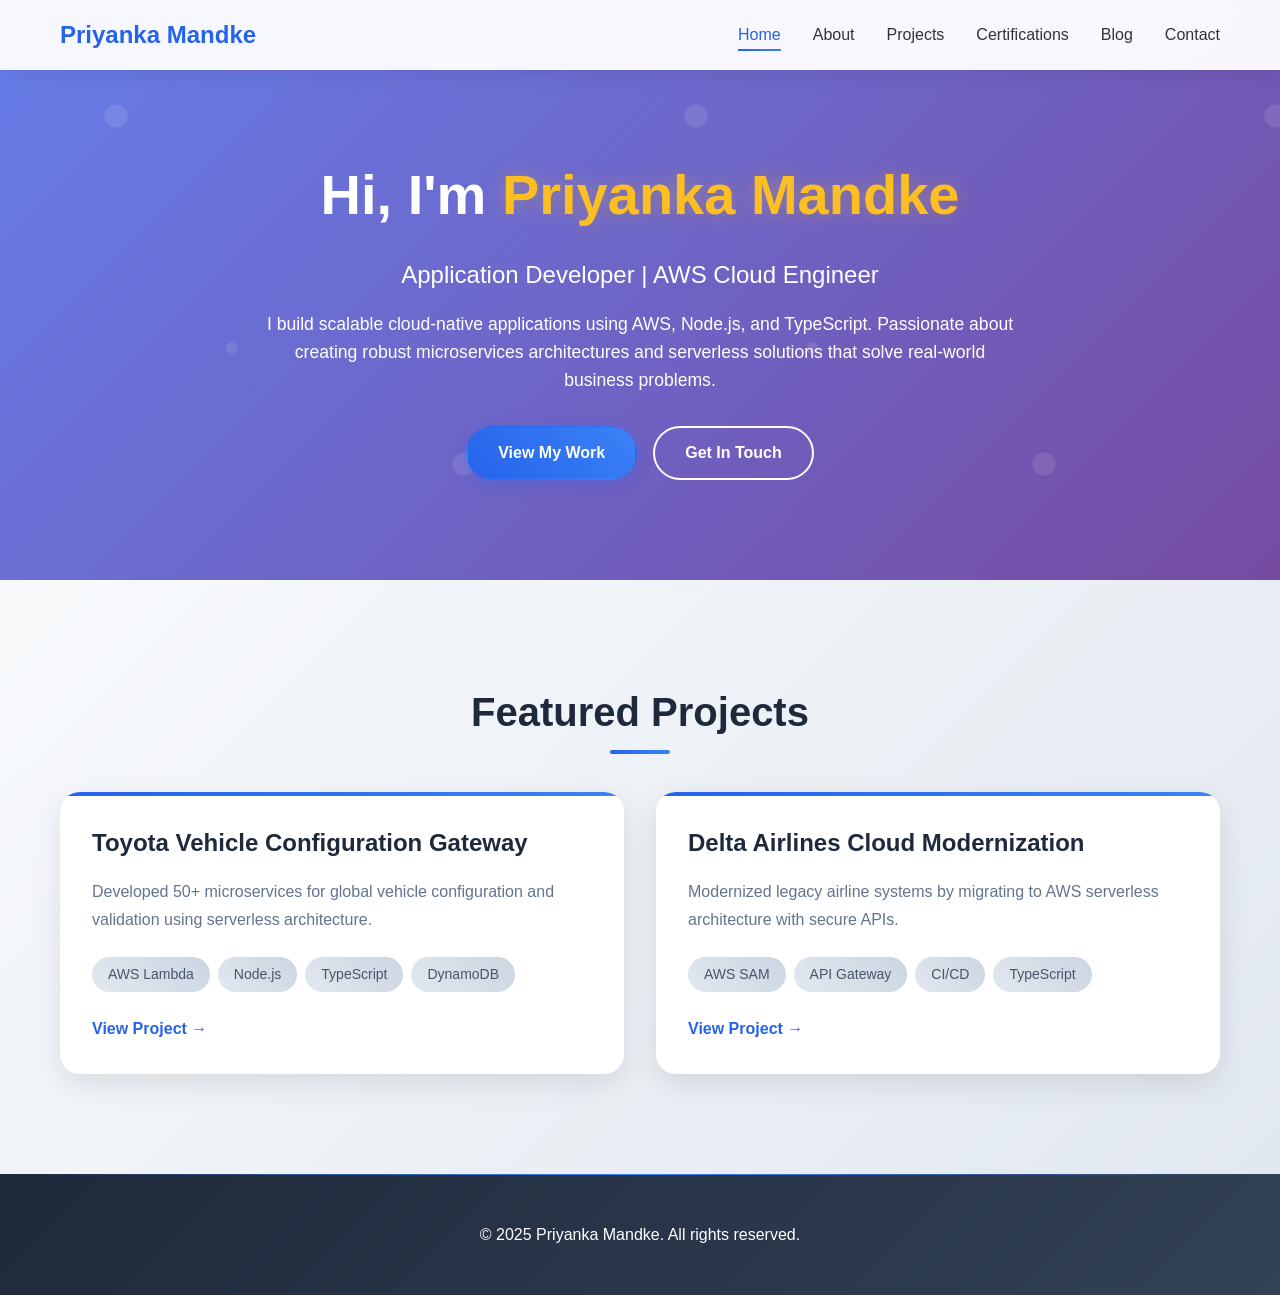
<file: my-portfolio/index.html>
<!DOCTYPE html>
<html lang="en">
<head>
    <meta charset="UTF-8">
    <meta name="viewport" content="width=device-width, initial-scale=1.0">
    <title>Priyanka Mandke - Technical Portfolio</title>
    <link rel="stylesheet" href="styles.css">
</head>
<body>
    <nav>
        <div class="nav-container">
            <div class="logo">Priyanka Mandke</div>
            <button class="mobile-menu-toggle" onclick="toggleMobileMenu()">
                <span></span>
                <span></span>
                <span></span>
            </button>
            <ul class="nav-menu">
                <li><a href="index.html" class="active">Home</a></li>
                <li><a href="about.html">About</a></li>
                <li><a href="projects.html">Projects</a></li>
                <li><a href="certifications.html">Certifications</a></li>
                <li><a href="blog.html">Blog</a></li>
                <li><a href="contact.html">Contact</a></li>
            </ul>
        </div>
    </nav>

    <main>
        <section class="hero">
            <div class="hero-content">
                <h1>Hi, I'm <span class="highlight">Priyanka Mandke</span></h1>
                <p class="hero-subtitle">Application Developer | AWS Cloud Engineer</p>
                <p class="hero-description">I build scalable cloud-native applications using AWS, Node.js, and TypeScript. Passionate about creating robust microservices architectures and serverless solutions that solve real-world business problems.</p>
                <div class="hero-buttons">
                    <a href="projects.html" class="btn btn-primary">View My Work</a>
                    <a href="contact.html" class="btn btn-secondary">Get In Touch</a>
                </div>
            </div>
        </section>

        <section class="featured-projects">
            <div class="container">
                <h2>Featured Projects</h2>
                <div class="projects-grid">
                    <div class="project-card">
                        <h3>Toyota Vehicle Configuration Gateway</h3>
                        <p>Developed 50+ microservices for global vehicle configuration and validation using serverless architecture.</p>
                        <div class="project-tech">
                            <span class="tech-tag">AWS Lambda</span>
                            <span class="tech-tag">Node.js</span>
                            <span class="tech-tag">TypeScript</span>
                            <span class="tech-tag">DynamoDB</span>
                        </div>
                        <a href="projects.html" class="project-link">View Project →</a>
                    </div>
                    <div class="project-card">
                        <h3>Delta Airlines Cloud Modernization</h3>
                        <p>Modernized legacy airline systems by migrating to AWS serverless architecture with secure APIs.</p>
                        <div class="project-tech">
                            <span class="tech-tag">AWS SAM</span>
                            <span class="tech-tag">API Gateway</span>
                            <span class="tech-tag">CI/CD</span>
                            <span class="tech-tag">TypeScript</span>
                        </div>
                        <a href="projects.html" class="project-link">View Project →</a>
                    </div>
                </div>
            </div>
        </section>
    </main>

    <script>
        function toggleMobileMenu() {
            const navMenu = document.querySelector('.nav-menu');
            const toggle = document.querySelector('.mobile-menu-toggle');
            navMenu.classList.toggle('active');
            toggle.classList.toggle('active');
        }

        // Back to top functionality
        window.addEventListener('scroll', function() {
            const backToTop = document.querySelector('.back-to-top');
            if (window.pageYOffset > 300) {
                backToTop.classList.add('show');
            } else {
                backToTop.classList.remove('show');
            }
        });

        function scrollToTop() {
            window.scrollTo({
                top: 0,
                behavior: 'smooth'
            });
        }
    </script>

    <!-- Back to Top Button -->
    <button class="back-to-top" onclick="scrollToTop()" title="Back to top">
        ↑
    </button>

    <footer>
        <div class="container">
            <p>&copy; 2025 Priyanka Mandke. All rights reserved.</p>
        </div>
    </footer>
</body>
</html>
</file>
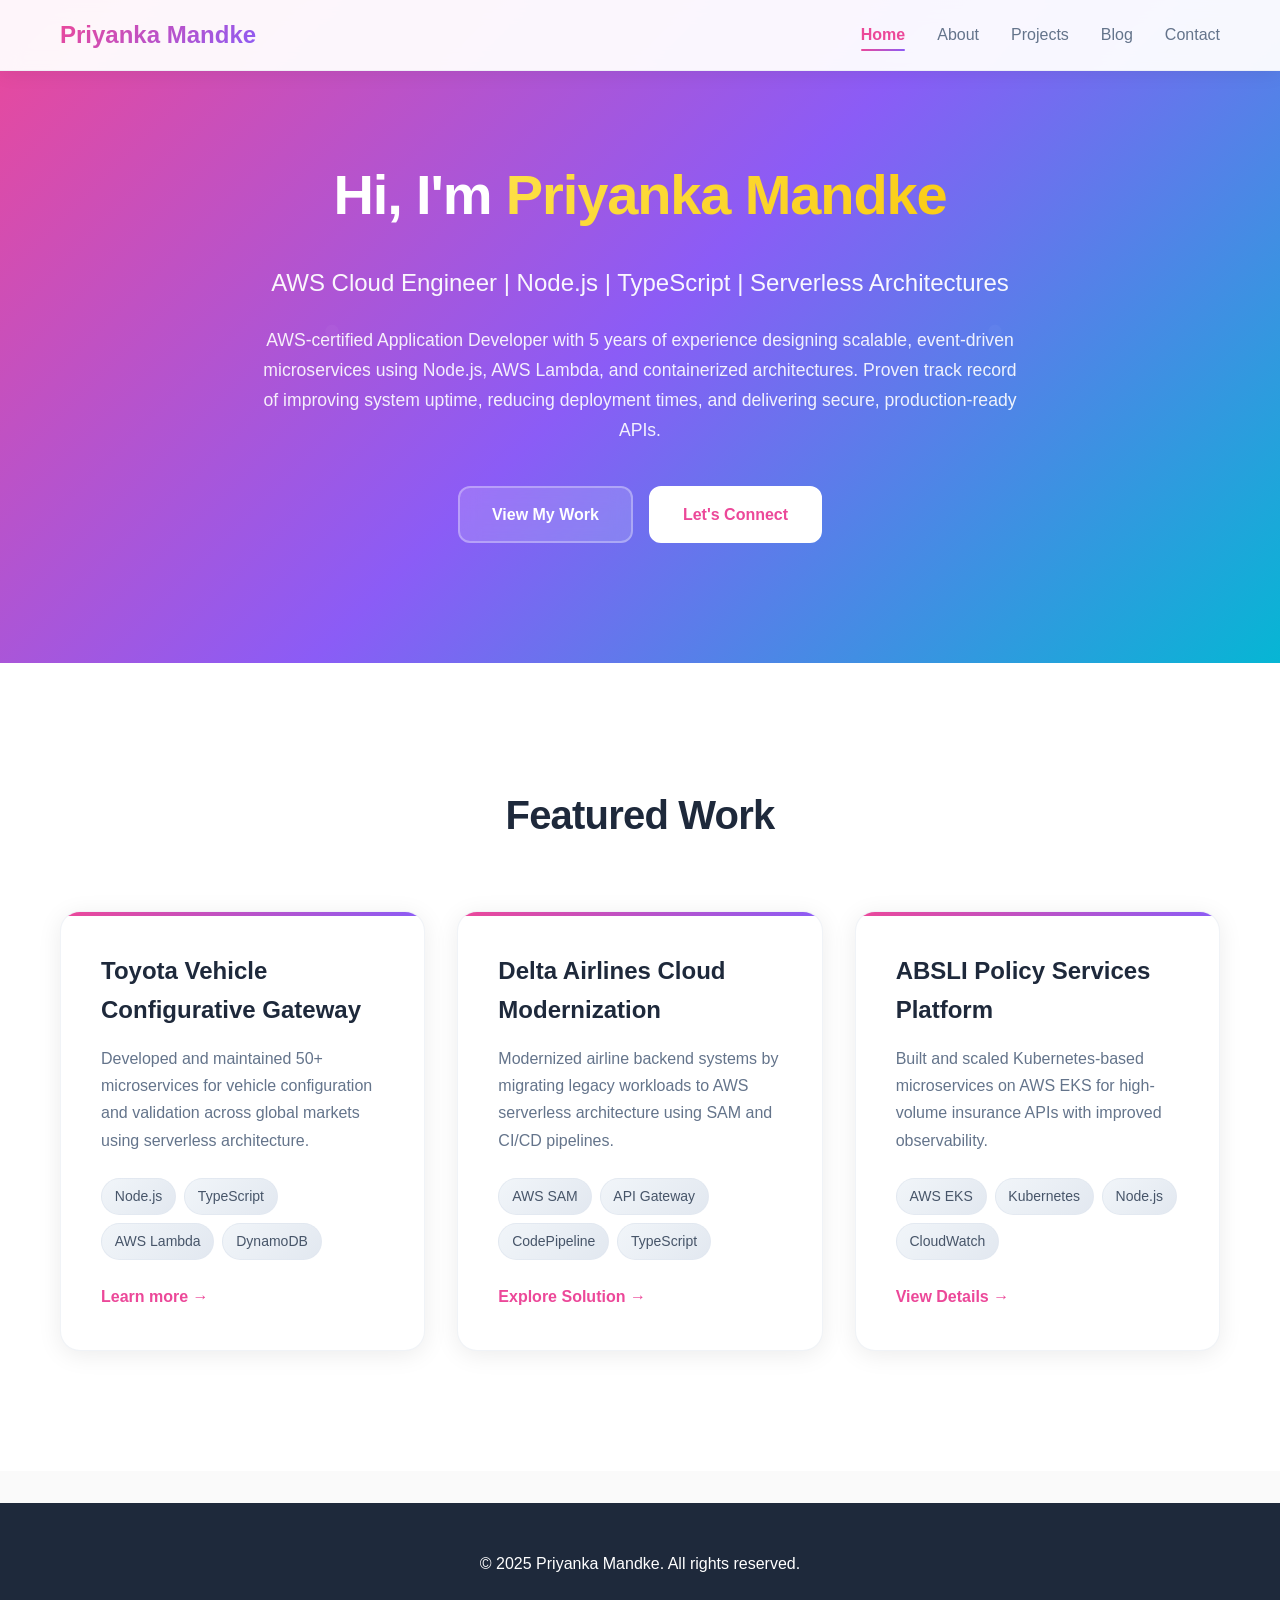
<file: priyanka-portfolio/index.html>
<!DOCTYPE html>
<html lang="en">
<head>
    <meta charset="UTF-8">
    <meta name="viewport" content="width=device-width, initial-scale=1.0">
    <title>Priyanka Mandke - Software Developer & Cloud Enthusiast</title>
    <link rel="stylesheet" href="styles.css">
</head>
<body>
    <nav>
        <div class="nav-container">
            <div class="logo">Priyanka Mandke</div>
            <button class="mobile-menu-toggle" onclick="toggleMobileMenu()">
                <span></span>
                <span></span>
                <span></span>
            </button>
            <ul class="nav-menu">
                <li><a href="index.html" class="active">Home</a></li>
                <li><a href="about.html">About</a></li>
                <li><a href="projects.html">Projects</a></li>
                <li><a href="blog.html">Blog</a></li>
                <li><a href="contact.html">Contact</a></li>
            </ul>
        </div>
    </nav>

    <main>
        <section class="hero">
            <div class="hero-content">
                <h1>Hi, I'm <span class="highlight">Priyanka Mandke</span></h1>
                <p class="hero-subtitle">AWS Cloud Engineer | Node.js | TypeScript | Serverless Architectures</p>
                <p class="hero-description">AWS-certified Application Developer with 5 years of experience designing scalable, event-driven microservices using Node.js, AWS Lambda, and containerized architectures. Proven track record of improving system uptime, reducing deployment times, and delivering secure, production-ready APIs.</p>
                <div class="hero-buttons">
                    <a href="projects.html" class="btn btn-primary">View My Work</a>
                    <a href="contact.html" class="btn btn-secondary">Let's Connect</a>
                </div>
            </div>
        </section>

        <section class="featured-projects">
            <div class="container">
                <h2>Featured Work</h2>
                <div class="projects-grid">
                    <div class="project-card">
                        <h3>Toyota Vehicle Configurative Gateway</h3>
                        <p>Developed and maintained 50+ microservices for vehicle configuration and validation across global markets using serverless architecture.</p>
                        <div class="project-tech">
                            <span class="tech-tag">Node.js</span>
                            <span class="tech-tag">TypeScript</span>
                            <span class="tech-tag">AWS Lambda</span>
                            <span class="tech-tag">DynamoDB</span>
                        </div>
                        <a href="projects.html" class="project-link">Learn more →</a>
                    </div>
                    <div class="project-card">
                        <h3>Delta Airlines Cloud Modernization</h3>
                        <p>Modernized airline backend systems by migrating legacy workloads to AWS serverless architecture using SAM and CI/CD pipelines.</p>
                        <div class="project-tech">
                            <span class="tech-tag">AWS SAM</span>
                            <span class="tech-tag">API Gateway</span>
                            <span class="tech-tag">CodePipeline</span>
                            <span class="tech-tag">TypeScript</span>
                        </div>
                        <a href="projects.html" class="project-link">Explore Solution →</a>
                    </div>
                    <div class="project-card">
                        <h3>ABSLI Policy Services Platform</h3>
                        <p>Built and scaled Kubernetes-based microservices on AWS EKS for high-volume insurance APIs with improved observability.</p>
                        <div class="project-tech">
                            <span class="tech-tag">AWS EKS</span>
                            <span class="tech-tag">Kubernetes</span>
                            <span class="tech-tag">Node.js</span>
                            <span class="tech-tag">CloudWatch</span>
                        </div>
                        <a href="projects.html" class="project-link">View Details →</a>
                    </div>
                </div>
            </div>
        </section>
    </main>

    <footer>
        <div class="container">
            <p>&copy; 2025 Priyanka Mandke. All rights reserved.</p>
        </div>
    </footer>

    <script>
        function toggleMobileMenu() {
            const navMenu = document.querySelector('.nav-menu');
            const menuToggle = document.querySelector('.mobile-menu-toggle');
            
            navMenu.classList.toggle('active');
            menuToggle.classList.toggle('active');
        }
    </script>
</body>
</html>
</file>
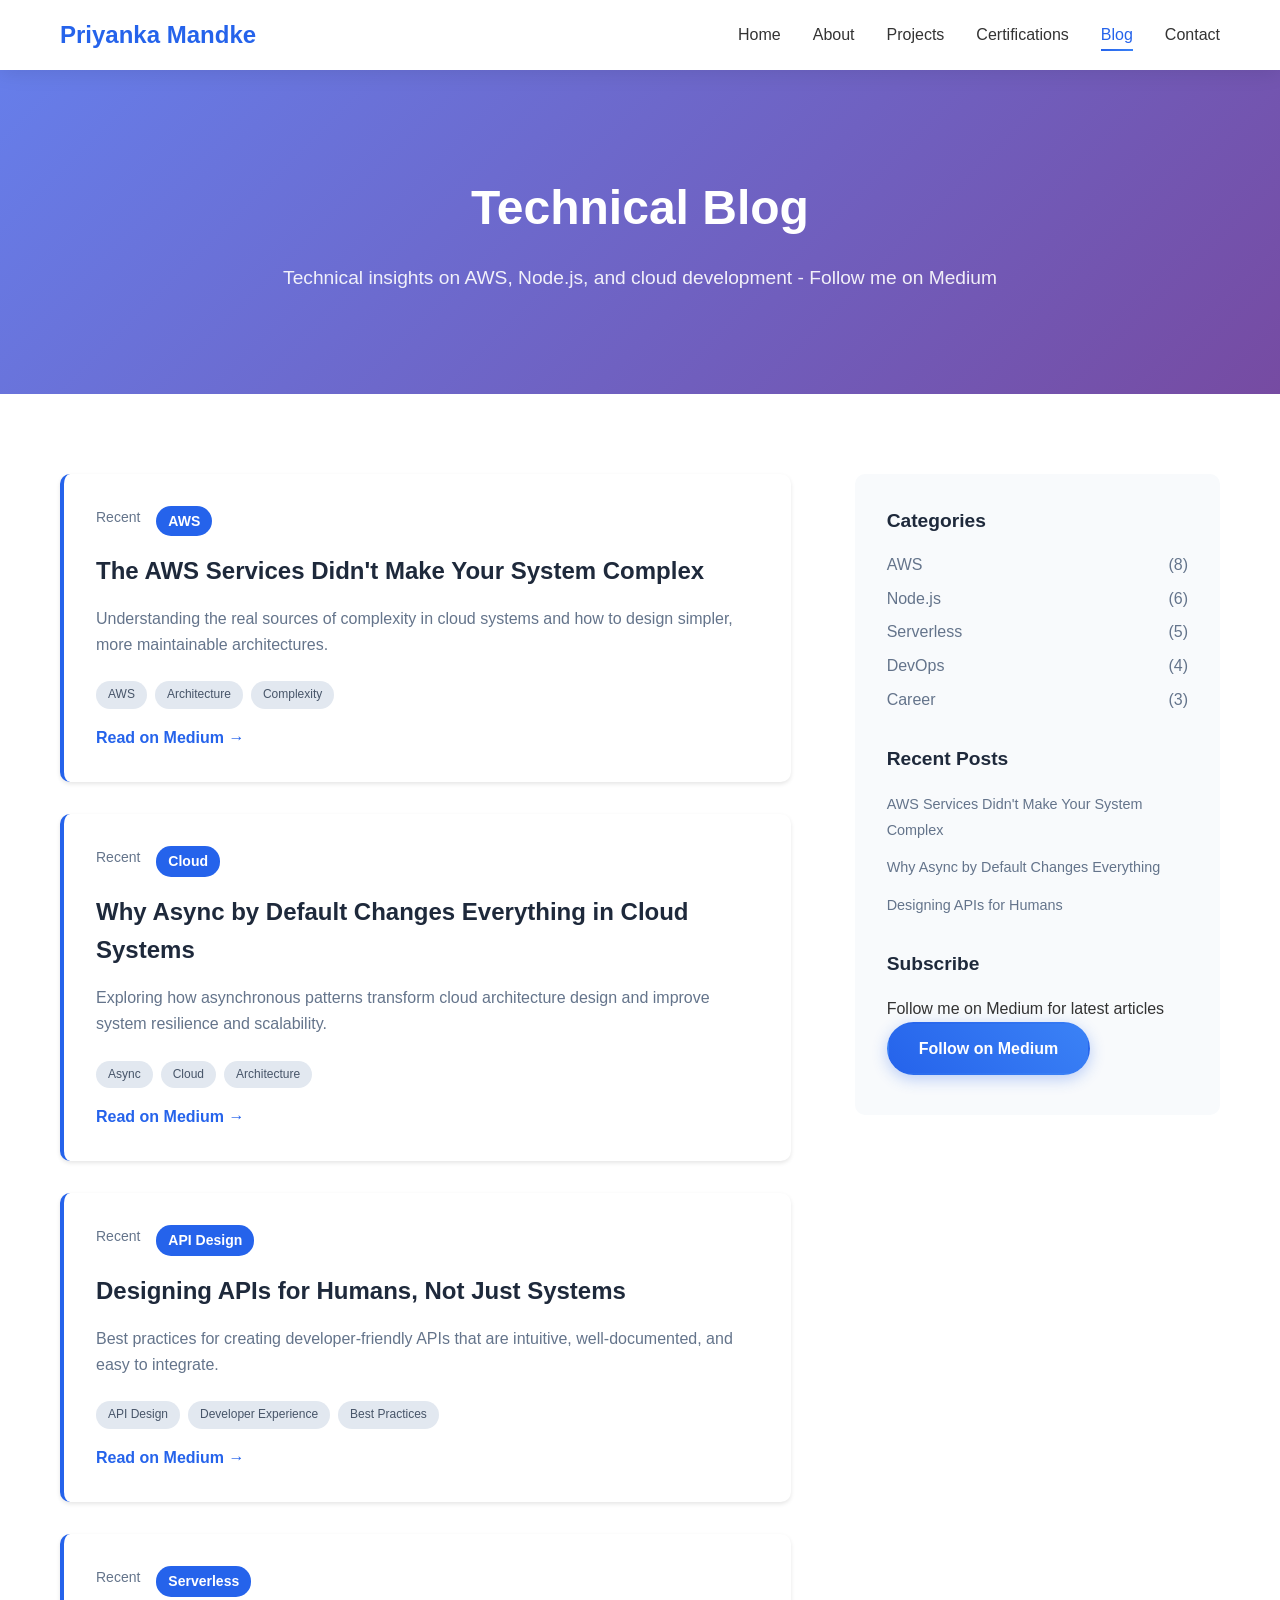
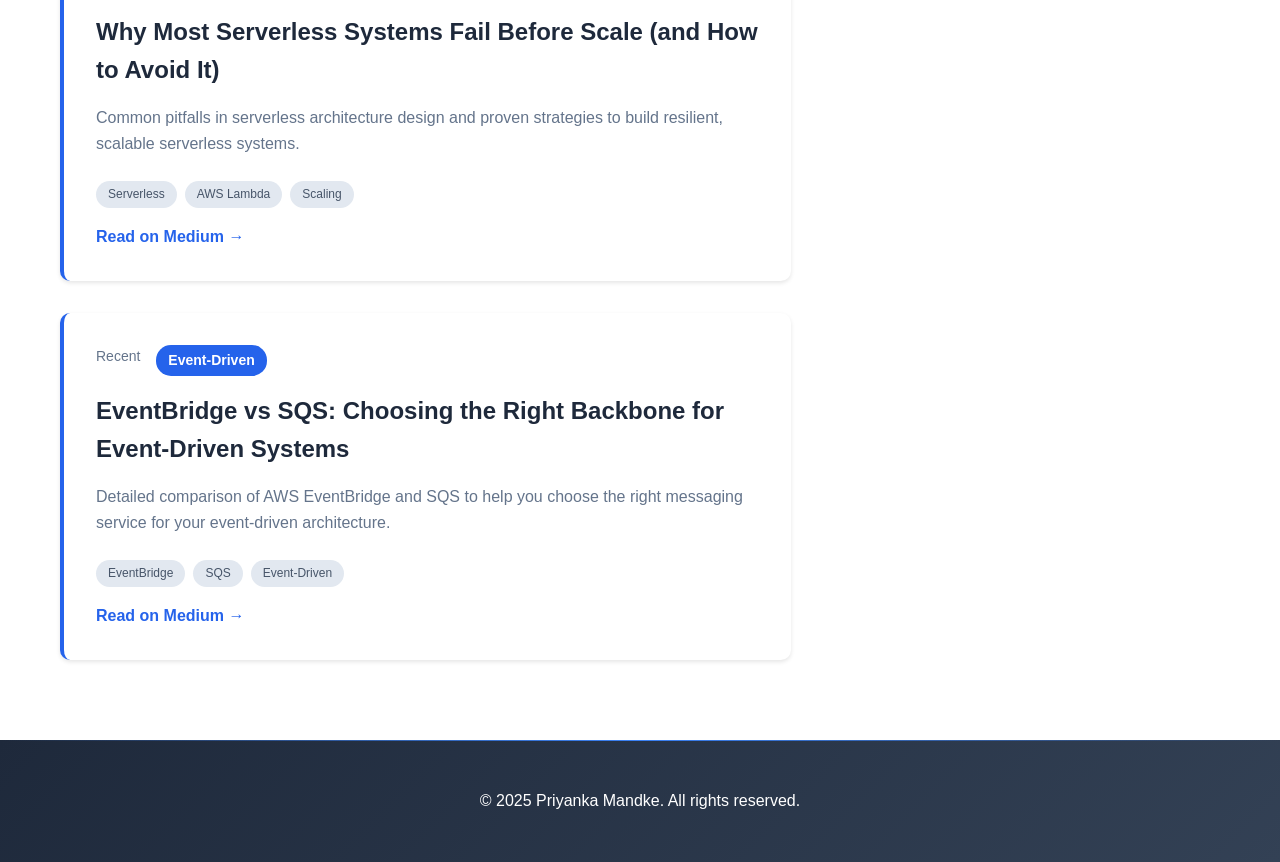
<file: my-portfolio/blog.html>
<!DOCTYPE html>
<html lang="en">
<head>
    <meta charset="UTF-8">
    <meta name="viewport" content="width=device-width, initial-scale=1.0">
    <title>Blog - Priyanka Mandke</title>
    <link rel="stylesheet" href="styles.css">
</head>
<body>
    <nav>
        <div class="nav-container">
            <div class="logo">Priyanka Mandke</div>
            <button class="mobile-menu-toggle" onclick="toggleMobileMenu()">
                <span></span>
                <span></span>
                <span></span>
            </button>
            <ul class="nav-menu">
                <li><a href="index.html">Home</a></li>
                <li><a href="about.html">About</a></li>
                <li><a href="projects.html">Projects</a></li>
                <li><a href="certifications.html">Certifications</a></li>
                <li><a href="blog.html" class="active">Blog</a></li>
                <li><a href="contact.html">Contact</a></li>
            </ul>
        </div>
    </nav>

    <main style="margin-top: 70px;">
        <section class="blog-hero">
            <div class="container">
                <h1>Technical Blog</h1>
                <p class="blog-subtitle">Technical insights on AWS, Node.js, and cloud development - Follow me on Medium</p>
            </div>
        </section>

        <section class="blog-content">
            <div class="container">
                <div class="blog-grid">
                    <article class="blog-post">
                        <div class="post-meta">
                            <span class="post-date">Recent</span>
                            <span class="post-category">AWS</span>
                        </div>
                        <h2><a href="https://medium.com/@priyankamandke/the-aws-services-didnt-make-your-system-complex-13ba688bfdad" target="_blank">The AWS Services Didn't Make Your System Complex</a></h2>
                        <p class="post-excerpt">Understanding the real sources of complexity in cloud systems and how to design simpler, more maintainable architectures.</p>
                        <div class="post-tags">
                            <span class="tag">AWS</span>
                            <span class="tag">Architecture</span>
                            <span class="tag">Complexity</span>
                        </div>
                        <a href="https://medium.com/@priyankamandke/the-aws-services-didnt-make-your-system-complex-13ba688bfdad" target="_blank" class="read-more">Read on Medium →</a>
                    </article>

                    <article class="blog-post">
                        <div class="post-meta">
                            <span class="post-date">Recent</span>
                            <span class="post-category">Cloud</span>
                        </div>
                        <h2><a href="https://medium.com/@priyankamandke/why-async-by-default-changes-everything-in-cloud-systems-ef8c07e31eed" target="_blank">Why Async by Default Changes Everything in Cloud Systems</a></h2>
                        <p class="post-excerpt">Exploring how asynchronous patterns transform cloud architecture design and improve system resilience and scalability.</p>
                        <div class="post-tags">
                            <span class="tag">Async</span>
                            <span class="tag">Cloud</span>
                            <span class="tag">Architecture</span>
                        </div>
                        <a href="https://medium.com/@priyankamandke/why-async-by-default-changes-everything-in-cloud-systems-ef8c07e31eed" target="_blank" class="read-more">Read on Medium →</a>
                    </article>

                    <article class="blog-post">
                        <div class="post-meta">
                            <span class="post-date">Recent</span>
                            <span class="post-category">API Design</span>
                        </div>
                        <h2><a href="https://medium.com/@priyankamandke/designing-apis-for-humans-not-just-systems-444b16d0f7a9" target="_blank">Designing APIs for Humans, Not Just Systems</a></h2>
                        <p class="post-excerpt">Best practices for creating developer-friendly APIs that are intuitive, well-documented, and easy to integrate.</p>
                        <div class="post-tags">
                            <span class="tag">API Design</span>
                            <span class="tag">Developer Experience</span>
                            <span class="tag">Best Practices</span>
                        </div>
                        <a href="https://medium.com/@priyankamandke/designing-apis-for-humans-not-just-systems-444b16d0f7a9" target="_blank" class="read-more">Read on Medium →</a>
                    </article>

                    <article class="blog-post">
                        <div class="post-meta">
                            <span class="post-date">Recent</span>
                            <span class="post-category">Serverless</span>
                        </div>
                        <h2><a href="https://medium.com/@priyankamandke/why-most-serverless-systems-fail-before-scale-and-how-to-avoid-it-589e43f1db71" target="_blank">Why Most Serverless Systems Fail Before Scale (and How to Avoid It)</a></h2>
                        <p class="post-excerpt">Common pitfalls in serverless architecture design and proven strategies to build resilient, scalable serverless systems.</p>
                        <div class="post-tags">
                            <span class="tag">Serverless</span>
                            <span class="tag">AWS Lambda</span>
                            <span class="tag">Scaling</span>
                        </div>
                        <a href="https://medium.com/@priyankamandke/why-most-serverless-systems-fail-before-scale-and-how-to-avoid-it-589e43f1db71" target="_blank" class="read-more">Read on Medium →</a>
                    </article>

                    <article class="blog-post">
                        <div class="post-meta">
                            <span class="post-date">Recent</span>
                            <span class="post-category">Event-Driven</span>
                        </div>
                        <h2><a href="https://medium.com/@priyankamandke/eventbridge-vs-sqs-choosing-the-right-backbone-for-event-driven-systems-d2be96562ca0" target="_blank">EventBridge vs SQS: Choosing the Right Backbone for Event-Driven Systems</a></h2>
                        <p class="post-excerpt">Detailed comparison of AWS EventBridge and SQS to help you choose the right messaging service for your event-driven architecture.</p>
                        <div class="post-tags">
                            <span class="tag">EventBridge</span>
                            <span class="tag">SQS</span>
                            <span class="tag">Event-Driven</span>
                        </div>
                        <a href="https://medium.com/@priyankamandke/eventbridge-vs-sqs-choosing-the-right-backbone-for-event-driven-systems-d2be96562ca0" target="_blank" class="read-more">Read on Medium →</a>
                    </article>
                </div>

                <div class="blog-sidebar">
                    <div class="sidebar-section">
                        <h3>Categories</h3>
                        <ul class="category-list">
                            <li><a href="https://medium.com/@priyankamandke26" target="_blank">AWS <span>(8)</span></a></li>
                            <li><a href="https://medium.com/@priyankamandke26" target="_blank">Node.js <span>(6)</span></a></li>
                            <li><a href="https://medium.com/@priyankamandke26" target="_blank">Serverless <span>(5)</span></a></li>
                            <li><a href="https://medium.com/@priyankamandke26" target="_blank">DevOps <span>(4)</span></a></li>
                            <li><a href="https://medium.com/@priyankamandke26" target="_blank">Career <span>(3)</span></a></li>
                        </ul>
                    </div>

                    <div class="sidebar-section">
                        <h3>Recent Posts</h3>
                        <ul class="recent-posts">
                            <li><a href="https://medium.com/@priyankamandke/the-aws-services-didnt-make-your-system-complex-13ba688bfdad" target="_blank">AWS Services Didn't Make Your System Complex</a></li>
                            <li><a href="https://medium.com/@priyankamandke/why-async-by-default-changes-everything-in-cloud-systems-ef8c07e31eed" target="_blank">Why Async by Default Changes Everything</a></li>
                            <li><a href="https://medium.com/@priyankamandke/designing-apis-for-humans-not-just-systems-444b16d0f7a9" target="_blank">Designing APIs for Humans</a></li>
                        </ul>
                    </div>

                    <div class="sidebar-section">
                        <h3>Subscribe</h3>
                        <p>Follow me on Medium for latest articles</p>
                        <a href="https://medium.com/@priyankamandke26" target="_blank" class="btn btn-primary">Follow on Medium</a>
                    </div>
                </div>
            </div>
        </section>
    </main>

    <footer>
        <div class="container">
            <p>&copy; 2025 Priyanka Mandke. All rights reserved.</p>
        </div>
    </footer>

    <style>
        .blog-hero {
            background: linear-gradient(135deg, #667eea 0%, #764ba2 100%);
            color: white;
            padding: 100px 0;
            text-align: center;
        }

        .blog-hero h1 {
            font-size: 3rem;
            margin-bottom: 1rem;
        }

        .blog-subtitle {
            font-size: 1.2rem;
            opacity: 0.9;
        }

        .blog-content {
            padding: 80px 0;
        }

        .blog-content .container {
            display: grid;
            grid-template-columns: 2fr 1fr;
            gap: 4rem;
        }

        .blog-grid {
            display: grid;
            gap: 2rem;
        }

        .blog-post {
            background: white;
            padding: 2rem;
            border-radius: 10px;
            box-shadow: 0 2px 4px rgba(0,0,0,0.1);
            border-left: 4px solid #2563eb;
        }

        .post-meta {
            display: flex;
            gap: 1rem;
            margin-bottom: 1rem;
            font-size: 0.875rem;
        }

        .post-date {
            color: #64748b;
        }

        .post-category {
            background: #2563eb;
            color: white;
            padding: 0.25rem 0.75rem;
            border-radius: 15px;
            font-weight: 600;
        }

        .blog-post h2 {
            margin-bottom: 1rem;
        }

        .blog-post h2 a {
            color: #1e293b;
            text-decoration: none;
            font-size: 1.5rem;
        }

        .blog-post h2 a:hover {
            color: #2563eb;
        }

        .post-excerpt {
            color: #64748b;
            line-height: 1.6;
            margin-bottom: 1.5rem;
        }

        .post-tags {
            display: flex;
            gap: 0.5rem;
            margin-bottom: 1rem;
            flex-wrap: wrap;
        }

        .tag {
            background: #e2e8f0;
            color: #475569;
            padding: 0.25rem 0.75rem;
            border-radius: 15px;
            font-size: 0.75rem;
        }

        .read-more {
            color: #2563eb;
            text-decoration: none;
            font-weight: 600;
        }

        .read-more:hover {
            text-decoration: underline;
        }

        .blog-sidebar {
            background: #f8fafc;
            padding: 2rem;
            border-radius: 10px;
            height: fit-content;
        }

        .sidebar-section {
            margin-bottom: 2rem;
        }

        .sidebar-section:last-child {
            margin-bottom: 0;
        }

        .sidebar-section h3 {
            color: #1e293b;
            margin-bottom: 1rem;
            font-size: 1.2rem;
        }

        .category-list {
            list-style: none;
        }

        .category-list li {
            margin-bottom: 0.5rem;
        }

        .category-list a {
            color: #64748b;
            text-decoration: none;
            display: flex;
            justify-content: space-between;
        }

        .category-list a:hover {
            color: #2563eb;
        }

        .recent-posts {
            list-style: none;
        }

        .recent-posts li {
            margin-bottom: 0.75rem;
        }

        .recent-posts a {
            color: #64748b;
            text-decoration: none;
            font-size: 0.9rem;
        }

        .recent-posts a:hover {
            color: #2563eb;
        }

        .subscribe-form {
            display: flex;
            flex-direction: column;
            gap: 1rem;
        }

        .subscribe-form input {
            padding: 0.75rem;
            border: 2px solid #e2e8f0;
            border-radius: 5px;
            font-size: 0.9rem;
        }

        .subscribe-form input:focus {
            outline: none;
            border-color: #2563eb;
        }

        .subscribe-form .btn {
            padding: 0.75rem;
            font-size: 0.9rem;
        }

        @media (max-width: 768px) {
            .blog-content .container {
                grid-template-columns: 1fr;
                gap: 2rem;
            }
            
            .blog-hero h1 {
                font-size: 2rem;
            }
            
            .post-meta {
                flex-direction: column;
                gap: 0.5rem;
            }
        }
    </style>

    <script>
        function toggleMobileMenu() {
            const navMenu = document.querySelector('.nav-menu');
            const toggle = document.querySelector('.mobile-menu-toggle');
            navMenu.classList.toggle('active');
            toggle.classList.toggle('active');
        }

        // Back to top functionality
        window.addEventListener('scroll', function() {
            const backToTop = document.querySelector('.back-to-top');
            if (window.pageYOffset > 300) {
                backToTop.classList.add('show');
            } else {
                backToTop.classList.remove('show');
            }
        });

        function scrollToTop() {
            window.scrollTo({
                top: 0,
                behavior: 'smooth'
            });
        }
    </script>

    <!-- Back to Top Button -->
    <button class="back-to-top" onclick="scrollToTop()" title="Back to top">
        ↑
    </button>
</body>
</html>
</file>
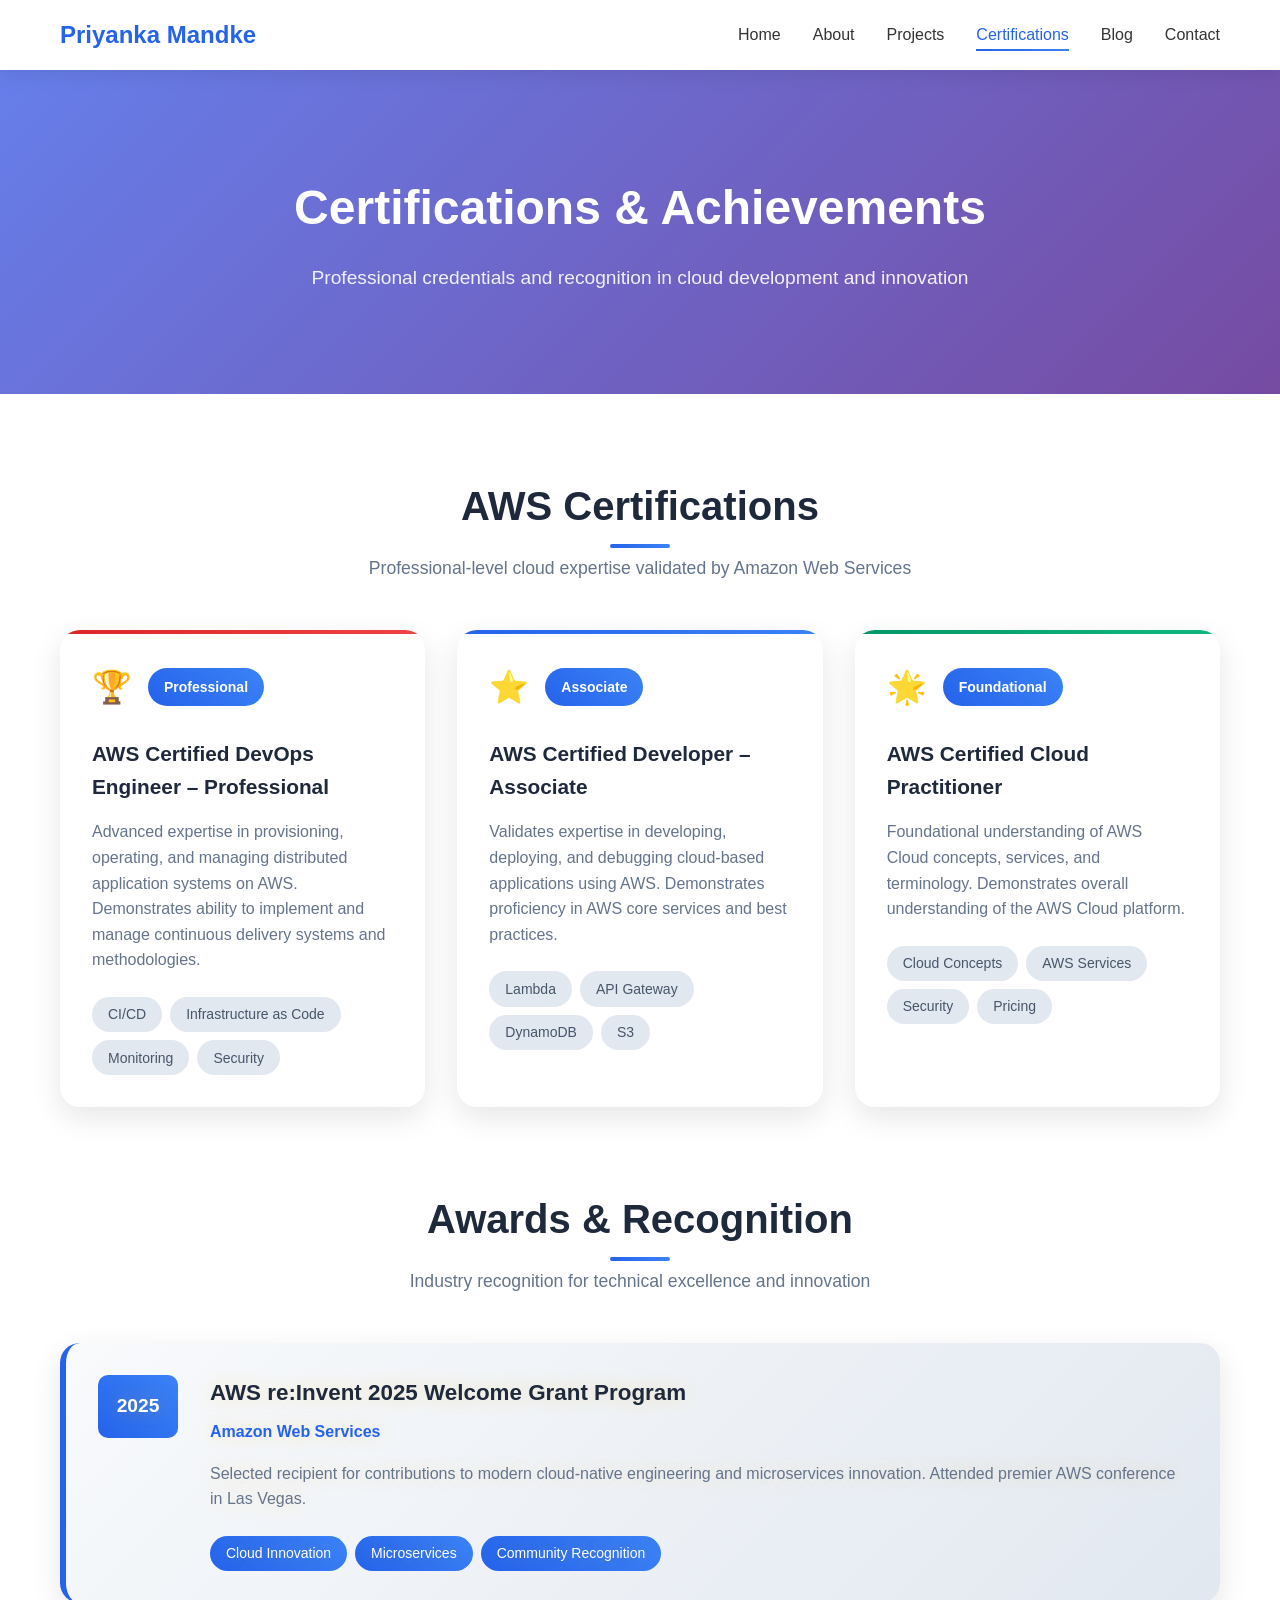
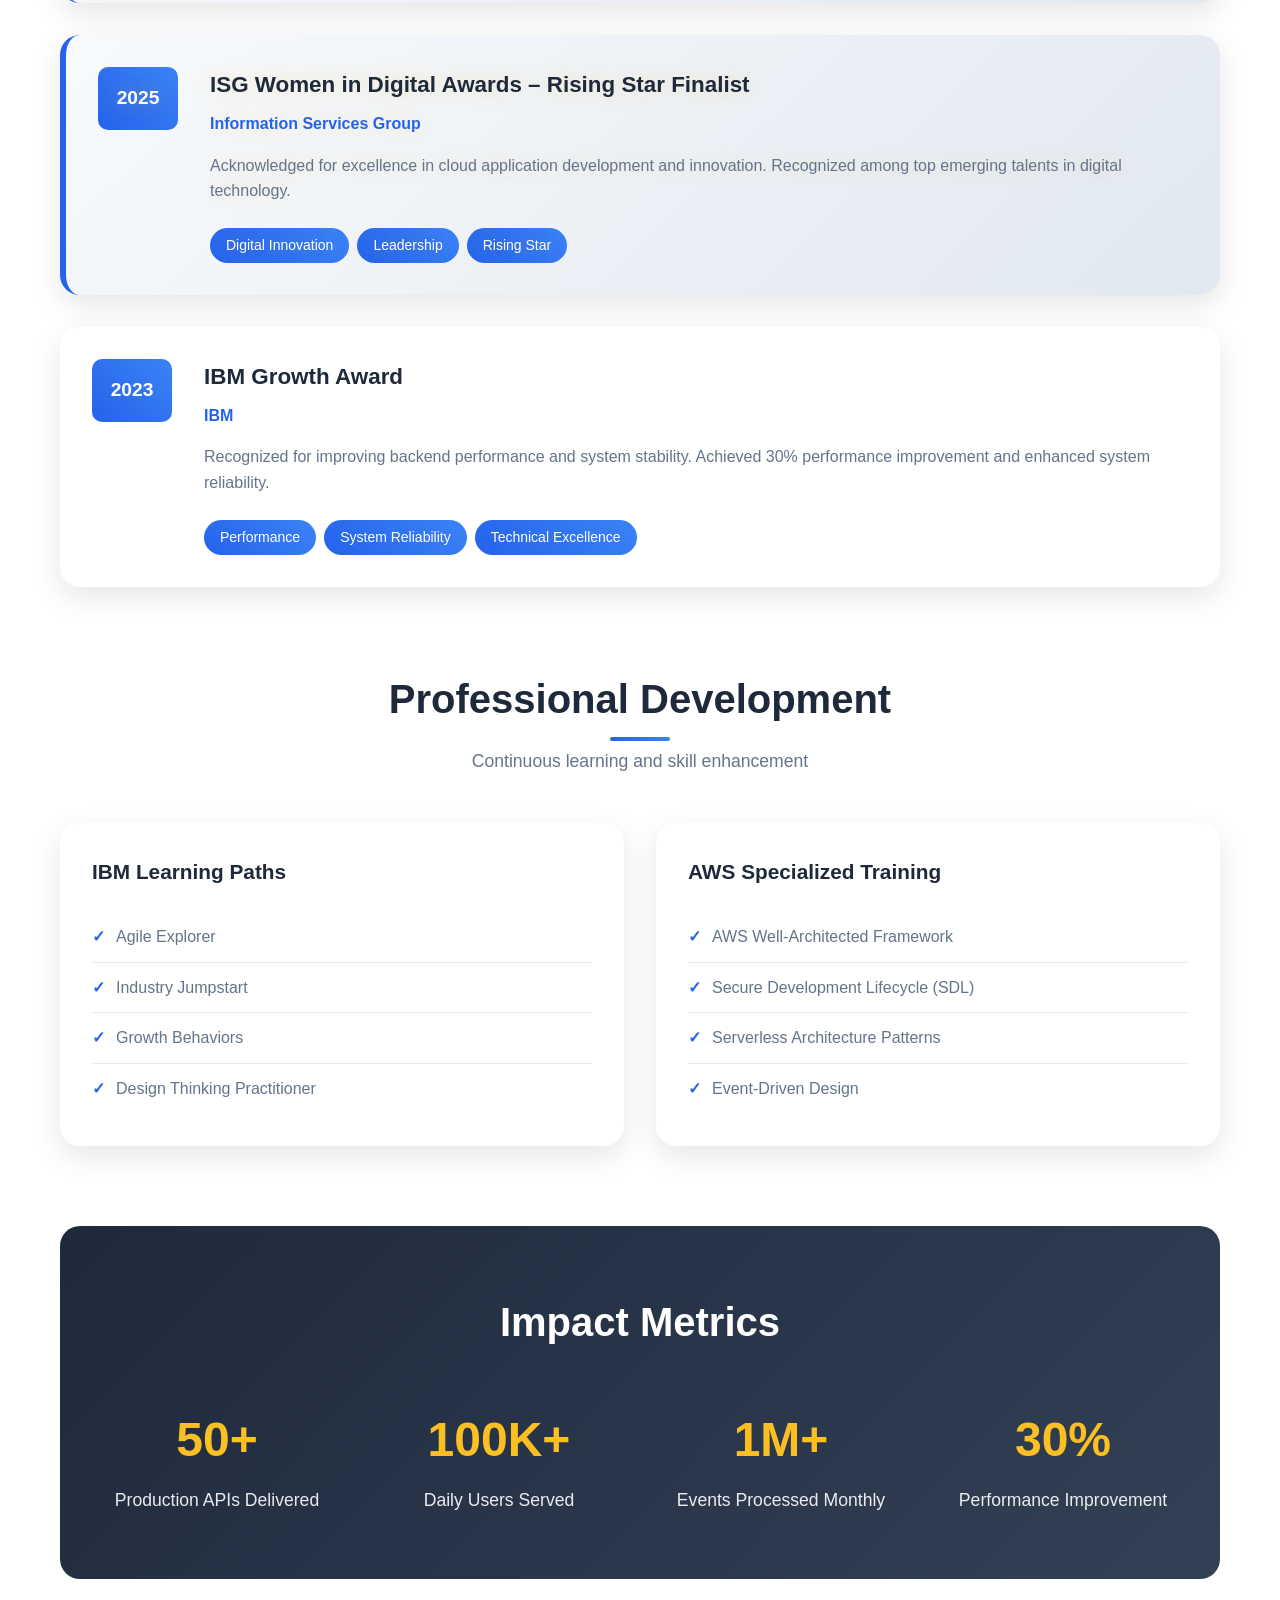
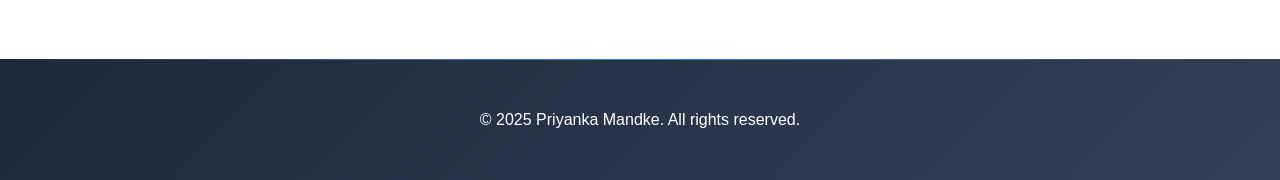
<file: my-portfolio/certifications.html>
<!DOCTYPE html>
<html lang="en">
<head>
    <meta charset="UTF-8">
    <meta name="viewport" content="width=device-width, initial-scale=1.0">
    <title>Certifications & Achievements - Priyanka Mandke</title>
    <link rel="stylesheet" href="styles.css">
</head>
<body>
    <nav>
        <div class="nav-container">
            <div class="logo">Priyanka Mandke</div>
            <button class="mobile-menu-toggle" onclick="toggleMobileMenu()">
                <span></span>
                <span></span>
                <span></span>
            </button>
            <ul class="nav-menu">
                <li><a href="index.html">Home</a></li>
                <li><a href="about.html">About</a></li>
                <li><a href="projects.html">Projects</a></li>
                <li><a href="certifications.html" class="active">Certifications</a></li>
                <li><a href="blog.html">Blog</a></li>
                <li><a href="contact.html">Contact</a></li>
            </ul>
        </div>
    </nav>

    <main style="margin-top: 70px;">
        <section class="certs-hero">
            <div class="container">
                <h1>Certifications & Achievements</h1>
                <p class="certs-subtitle">Professional credentials and recognition in cloud development and innovation</p>
            </div>
        </section>

        <section class="certifications-content">
            <div class="container">
                <!-- AWS Certifications -->
                <div class="section-header">
                    <h2>AWS Certifications</h2>
                    <p>Professional-level cloud expertise validated by Amazon Web Services</p>
                </div>
                
                <div class="certs-grid">
                    <div class="cert-card professional">
                        <div class="cert-badge">
                            <div class="cert-icon">🏆</div>
                            <div class="cert-level">Professional</div>
                        </div>
                        <h3>AWS Certified DevOps Engineer – Professional</h3>
                        <p class="cert-description">Advanced expertise in provisioning, operating, and managing distributed application systems on AWS. Demonstrates ability to implement and manage continuous delivery systems and methodologies.</p>
                        <div class="cert-skills">
                            <span class="skill-tag">CI/CD</span>
                            <span class="skill-tag">Infrastructure as Code</span>
                            <span class="skill-tag">Monitoring</span>
                            <span class="skill-tag">Security</span>
                        </div>
                    </div>

                    <div class="cert-card associate">
                        <div class="cert-badge">
                            <div class="cert-icon">⭐</div>
                            <div class="cert-level">Associate</div>
                        </div>
                        <h3>AWS Certified Developer – Associate</h3>
                        <p class="cert-description">Validates expertise in developing, deploying, and debugging cloud-based applications using AWS. Demonstrates proficiency in AWS core services and best practices.</p>
                        <div class="cert-skills">
                            <span class="skill-tag">Lambda</span>
                            <span class="skill-tag">API Gateway</span>
                            <span class="skill-tag">DynamoDB</span>
                            <span class="skill-tag">S3</span>
                        </div>
                    </div>

                    <div class="cert-card foundational">
                        <div class="cert-badge">
                            <div class="cert-icon">🌟</div>
                            <div class="cert-level">Foundational</div>
                        </div>
                        <h3>AWS Certified Cloud Practitioner</h3>
                        <p class="cert-description">Foundational understanding of AWS Cloud concepts, services, and terminology. Demonstrates overall understanding of the AWS Cloud platform.</p>
                        <div class="cert-skills">
                            <span class="skill-tag">Cloud Concepts</span>
                            <span class="skill-tag">AWS Services</span>
                            <span class="skill-tag">Security</span>
                            <span class="skill-tag">Pricing</span>
                        </div>
                    </div>
                </div>

                <!-- Awards & Recognition -->
                <div class="section-header">
                    <h2>Awards & Recognition</h2>
                    <p>Industry recognition for technical excellence and innovation</p>
                </div>

                <div class="achievements-grid">
                    <div class="achievement-card highlight">
                        <div class="achievement-year">2025</div>
                        <div class="achievement-content">
                            <h3>AWS re:Invent 2025 Welcome Grant Program</h3>
                            <p class="achievement-org">Amazon Web Services</p>
                            <p class="achievement-desc">Selected recipient for contributions to modern cloud-native engineering and microservices innovation. Attended premier AWS conference in Las Vegas.</p>
                            <div class="achievement-impact">
                                <span class="impact-tag">Cloud Innovation</span>
                                <span class="impact-tag">Microservices</span>
                                <span class="impact-tag">Community Recognition</span>
                            </div>
                        </div>
                    </div>

                    <div class="achievement-card highlight">
                        <div class="achievement-year">2025</div>
                        <div class="achievement-content">
                            <h3>ISG Women in Digital Awards – Rising Star Finalist</h3>
                            <p class="achievement-org">Information Services Group</p>
                            <p class="achievement-desc">Acknowledged for excellence in cloud application development and innovation. Recognized among top emerging talents in digital technology.</p>
                            <div class="achievement-impact">
                                <span class="impact-tag">Digital Innovation</span>
                                <span class="impact-tag">Leadership</span>
                                <span class="impact-tag">Rising Star</span>
                            </div>
                        </div>
                    </div>

                    <div class="achievement-card">
                        <div class="achievement-year">2023</div>
                        <div class="achievement-content">
                            <h3>IBM Growth Award</h3>
                            <p class="achievement-org">IBM</p>
                            <p class="achievement-desc">Recognized for improving backend performance and system stability. Achieved 30% performance improvement and enhanced system reliability.</p>
                            <div class="achievement-impact">
                                <span class="impact-tag">Performance</span>
                                <span class="impact-tag">System Reliability</span>
                                <span class="impact-tag">Technical Excellence</span>
                            </div>
                        </div>
                    </div>
                </div>

                <!-- Professional Development -->
                <div class="section-header">
                    <h2>Professional Development</h2>
                    <p>Continuous learning and skill enhancement</p>
                </div>

                <div class="training-grid">
                    <div class="training-category">
                        <h3>IBM Learning Paths</h3>
                        <ul class="training-list">
                            <li>Agile Explorer</li>
                            <li>Industry Jumpstart</li>
                            <li>Growth Behaviors</li>
                            <li>Design Thinking Practitioner</li>
                        </ul>
                    </div>

                    <div class="training-category">
                        <h3>AWS Specialized Training</h3>
                        <ul class="training-list">
                            <li>AWS Well-Architected Framework</li>
                            <li>Secure Development Lifecycle (SDL)</li>
                            <li>Serverless Architecture Patterns</li>
                            <li>Event-Driven Design</li>
                        </ul>
                    </div>
                </div>

                <!-- Stats Section -->
                <div class="stats-section">
                    <h2>Impact Metrics</h2>
                    <div class="stats-grid">
                        <div class="stat-item">
                            <div class="stat-number">50+</div>
                            <div class="stat-label">Production APIs Delivered</div>
                        </div>
                        <div class="stat-item">
                            <div class="stat-number">100K+</div>
                            <div class="stat-label">Daily Users Served</div>
                        </div>
                        <div class="stat-item">
                            <div class="stat-number">1M+</div>
                            <div class="stat-label">Events Processed Monthly</div>
                        </div>
                        <div class="stat-item">
                            <div class="stat-number">30%</div>
                            <div class="stat-label">Performance Improvement</div>
                        </div>
                    </div>
                </div>
            </div>

            <style>
                /* Auto-advance indicator */
                .auto-advance-indicator {
                    position: fixed;
                    bottom: 30px;
                    left: 50%;
                    transform: translateX(-50%);
                    background: rgba(37, 99, 235, 0.95);
                    color: white;
                    padding: 1rem 2rem;
                    border-radius: 50px;
                    font-weight: 600;
                    opacity: 0;
                    visibility: hidden;
                    transition: all 0.3s ease;
                    z-index: 1001;
                    backdrop-filter: blur(10px);
                }

                .auto-advance-indicator.show {
                    opacity: 1;
                    visibility: visible;
                }

                .indicator-content {
                    display: flex;
                    align-items: center;
                    gap: 1rem;
                }

                .progress-bar {
                    width: 60px;
                    height: 4px;
                    background: rgba(255, 255, 255, 0.3);
                    border-radius: 2px;
                    overflow: hidden;
                }

                .progress-fill {
                    height: 100%;
                    background: white;
                    width: 0;
                    animation: fillProgress 3s linear;
                }

                @keyframes fillProgress {
                    to { width: 100%; }
                }
            </style>
        </section>
    </main>

    <footer>
        <div class="container">
            <p>&copy; 2025 Priyanka Mandke. All rights reserved.</p>
        </div>
    </footer>

    <style>
        .certs-hero {
            background: linear-gradient(135deg, #667eea 0%, #764ba2 100%);
            color: white;
            padding: 100px 0;
            text-align: center;
        }

        .certs-hero h1 {
            font-size: 3rem;
            margin-bottom: 1rem;
        }

        .certs-subtitle {
            font-size: 1.2rem;
            opacity: 0.9;
        }

        .certifications-content {
            padding: 80px 0;
        }

        .section-header {
            text-align: center;
            margin-bottom: 3rem;
        }

        .section-header h2 {
            font-size: 2.5rem;
            color: #1e293b;
            margin-bottom: 1rem;
            position: relative;
        }

        .section-header h2::after {
            content: '';
            position: absolute;
            bottom: -10px;
            left: 50%;
            transform: translateX(-50%);
            width: 60px;
            height: 4px;
            background: linear-gradient(90deg, #2563eb, #3b82f6);
            border-radius: 2px;
        }

        .section-header p {
            color: #64748b;
            font-size: 1.1rem;
        }

        /* Certifications Grid */
        .certs-grid {
            display: grid;
            grid-template-columns: repeat(auto-fit, minmax(350px, 1fr));
            gap: 2rem;
            margin-bottom: 5rem;
        }

        .cert-card {
            background: white;
            padding: 2rem;
            border-radius: 20px;
            box-shadow: 0 10px 30px rgba(0,0,0,0.1);
            transition: all 0.3s ease;
            position: relative;
            overflow: hidden;
        }

        .cert-card::before {
            content: '';
            position: absolute;
            top: 0;
            left: 0;
            width: 100%;
            height: 4px;
        }

        .cert-card.professional::before {
            background: linear-gradient(90deg, #dc2626, #ef4444);
        }

        .cert-card.associate::before {
            background: linear-gradient(90deg, #2563eb, #3b82f6);
        }

        .cert-card.foundational::before {
            background: linear-gradient(90deg, #059669, #10b981);
        }

        .cert-card:hover {
            transform: translateY(-10px);
            box-shadow: 0 20px 40px rgba(0,0,0,0.15);
        }

        .cert-badge {
            display: flex;
            align-items: center;
            gap: 1rem;
            margin-bottom: 1.5rem;
        }

        .cert-icon {
            font-size: 2rem;
        }

        .cert-level {
            background: linear-gradient(45deg, #2563eb, #3b82f6);
            color: white;
            padding: 0.5rem 1rem;
            border-radius: 20px;
            font-weight: 600;
            font-size: 0.875rem;
        }

        .cert-card h3 {
            font-size: 1.3rem;
            color: #1e293b;
            margin-bottom: 1rem;
        }

        .cert-description {
            color: #64748b;
            line-height: 1.6;
            margin-bottom: 1.5rem;
        }

        .cert-skills {
            display: flex;
            gap: 0.5rem;
            flex-wrap: wrap;
        }

        .skill-tag {
            background: #e2e8f0;
            color: #475569;
            padding: 0.4rem 1rem;
            border-radius: 20px;
            font-size: 0.875rem;
            font-weight: 500;
        }

        /* Achievements Grid */
        .achievements-grid {
            display: grid;
            gap: 2rem;
            margin-bottom: 5rem;
        }

        .achievement-card {
            background: white;
            padding: 2rem;
            border-radius: 20px;
            box-shadow: 0 10px 30px rgba(0,0,0,0.1);
            display: flex;
            gap: 2rem;
            transition: all 0.3s ease;
        }

        .achievement-card.highlight {
            border-left: 6px solid #2563eb;
            background: linear-gradient(135deg, #f8fafc 0%, #e2e8f0 100%);
        }

        .achievement-card:hover {
            transform: translateY(-5px);
            box-shadow: 0 20px 40px rgba(0,0,0,0.15);
        }

        .achievement-year {
            background: linear-gradient(45deg, #2563eb, #3b82f6);
            color: white;
            padding: 1rem;
            border-radius: 10px;
            font-weight: bold;
            font-size: 1.2rem;
            text-align: center;
            min-width: 80px;
            height: fit-content;
        }

        .achievement-content h3 {
            font-size: 1.4rem;
            color: #1e293b;
            margin-bottom: 0.5rem;
        }

        .achievement-org {
            color: #2563eb;
            font-weight: 600;
            margin-bottom: 1rem;
        }

        .achievement-desc {
            color: #64748b;
            line-height: 1.6;
            margin-bottom: 1.5rem;
        }

        .achievement-impact {
            display: flex;
            gap: 0.5rem;
            flex-wrap: wrap;
        }

        .impact-tag {
            background: linear-gradient(45deg, #2563eb, #3b82f6);
            color: white;
            padding: 0.4rem 1rem;
            border-radius: 20px;
            font-size: 0.875rem;
            font-weight: 500;
        }

        /* Training Grid */
        .training-grid {
            display: grid;
            grid-template-columns: repeat(auto-fit, minmax(300px, 1fr));
            gap: 2rem;
            margin-bottom: 5rem;
        }

        .training-category {
            background: white;
            padding: 2rem;
            border-radius: 20px;
            box-shadow: 0 10px 30px rgba(0,0,0,0.1);
        }

        .training-category h3 {
            color: #1e293b;
            margin-bottom: 1.5rem;
            font-size: 1.3rem;
        }

        .training-list {
            list-style: none;
        }

        .training-list li {
            padding: 0.75rem 0;
            color: #64748b;
            border-bottom: 1px solid #e2e8f0;
            position: relative;
            padding-left: 1.5rem;
        }

        .training-list li:before {
            content: "✓";
            color: #2563eb;
            font-weight: bold;
            position: absolute;
            left: 0;
        }

        .training-list li:last-child {
            border-bottom: none;
        }

        /* Stats Section */
        .stats-section {
            background: linear-gradient(135deg, #1e293b, #334155);
            color: white;
            padding: 4rem 2rem;
            border-radius: 20px;
            text-align: center;
        }

        .stats-section h2 {
            font-size: 2.5rem;
            margin-bottom: 3rem;
        }

        .stats-grid {
            display: grid;
            grid-template-columns: repeat(auto-fit, minmax(200px, 1fr));
            gap: 2rem;
        }

        .stat-item {
            text-align: center;
        }

        .stat-number {
            font-size: 3rem;
            font-weight: bold;
            color: #fbbf24;
            margin-bottom: 0.5rem;
        }

        .stat-label {
            font-size: 1.1rem;
            opacity: 0.9;
        }

        /* Responsive */
        @media (max-width: 768px) {
            .certs-hero h1 {
                font-size: 2rem;
            }
            
            .certs-grid {
                grid-template-columns: 1fr;
            }
            
            .achievement-card {
                flex-direction: column;
                gap: 1rem;
            }
            
            .achievement-year {
                align-self: flex-start;
                min-width: auto;
            }
            
            .stats-grid {
                grid-template-columns: repeat(2, 1fr);
            }
            
            .stat-number {
                font-size: 2rem;
            }
        }

        /* Section Navigation */
        .section-nav {
            text-align: center;
            margin-top: 3rem;
        }

        .next-section-btn {
            background: linear-gradient(45deg, #2563eb, #3b82f6);
            color: white;
            border: none;
            padding: 1rem 2rem;
            border-radius: 50px;
            font-size: 1rem;
            font-weight: 600;
            cursor: pointer;
            transition: all 0.3s ease;
            display: inline-flex;
            align-items: center;
            gap: 1rem;
            box-shadow: 0 4px 15px rgba(37, 99, 235, 0.3);
        }

        .next-section-btn:hover {
            transform: translateY(-3px);
            box-shadow: 0 8px 25px rgba(37, 99, 235, 0.4);
        }

        .nav-arrow {
            font-size: 1.2rem;
            animation: bounce 2s infinite;
        }

        @keyframes bounce {
            0%, 20%, 50%, 80%, 100% {
                transform: translateY(0);
            }
            40% {
                transform: translateY(-5px);
            }
            60% {
                transform: translateY(-3px);
            }
        }
    </style>

    <script>
        function toggleMobileMenu() {
            const navMenu = document.querySelector('.nav-menu');
            const toggle = document.querySelector('.mobile-menu-toggle');
            navMenu.classList.toggle('active');
            toggle.classList.toggle('active');
        }

        // Back to top functionality
        window.addEventListener('scroll', function() {
            const backToTop = document.querySelector('.back-to-top');
            if (window.pageYOffset > 300) {
                backToTop.classList.add('show');
            } else {
                backToTop.classList.remove('show');
            }
        });

        function scrollToTop() {
            window.scrollTo({
                top: 0,
                behavior: 'smooth'
            });
        }

        // Section navigation
        function scrollToSection(sectionId) {
            const section = document.getElementById(sectionId);
            if (section) {
                section.scrollIntoView({
                    behavior: 'smooth',
                    block: 'start'
                });
            }
        }

        // Auto-advance to next page when user reaches bottom
        let autoAdvanceTimer;
        window.addEventListener('scroll', function() {
            const scrollTop = window.pageYOffset;
            const windowHeight = window.innerHeight;
            const docHeight = document.documentElement.scrollHeight;
            
            if (scrollTop + windowHeight >= docHeight - 100) {
                clearTimeout(autoAdvanceTimer);
                showNextPageIndicator();
                autoAdvanceTimer = setTimeout(() => {
                    window.location.href = 'blog.html';
                }, 3000);
            } else {
                hideNextPageIndicator();
                clearTimeout(autoAdvanceTimer);
            }
        });

        function showNextPageIndicator() {
            let indicator = document.querySelector('.auto-advance-indicator');
            if (!indicator) {
                indicator = document.createElement('div');
                indicator.className = 'auto-advance-indicator';
                indicator.innerHTML = `
                    <div class="indicator-content">
                        <span>Next: Blog</span>
                        <div class="progress-bar"><div class="progress-fill"></div></div>
                    </div>
                `;
                document.body.appendChild(indicator);
            }
            indicator.classList.add('show');
        }

        function hideNextPageIndicator() {
            const indicator = document.querySelector('.auto-advance-indicator');
            if (indicator) {
                indicator.classList.remove('show');
            }
        }
    </script>

    <!-- Back to Top Button -->
    <button class="back-to-top" onclick="scrollToTop()" title="Back to top">
        ↑
    </button>
</body>
</html>
</file>
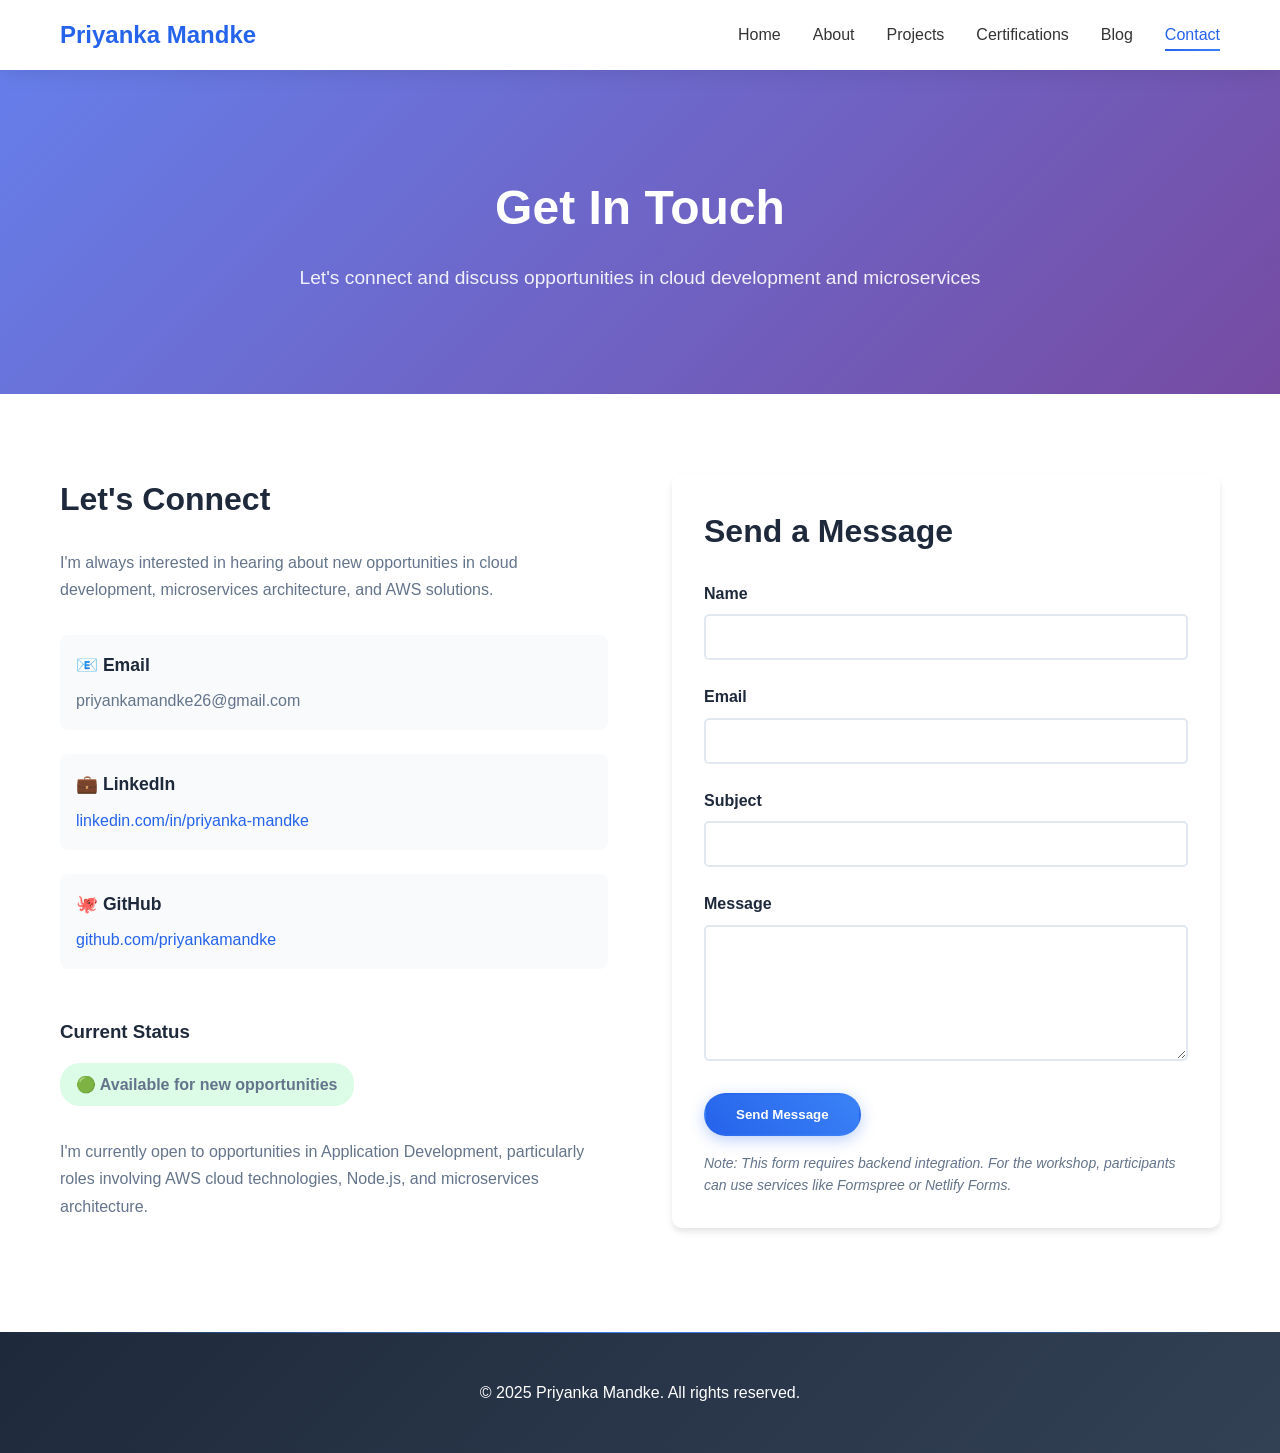
<file: my-portfolio/contact.html>
<!DOCTYPE html>
<html lang="en">
<head>
    <meta charset="UTF-8">
    <meta name="viewport" content="width=device-width, initial-scale=1.0">
    <title>Contact - Priyanka Mandke</title>
    <link rel="stylesheet" href="styles.css">
</head>
<body>
    <nav>
        <div class="nav-container">
            <div class="logo">Priyanka Mandke</div>
            <button class="mobile-menu-toggle" onclick="toggleMobileMenu()">
                <span></span>
                <span></span>
                <span></span>
            </button>
            <ul class="nav-menu">
                <li><a href="index.html">Home</a></li>
                <li><a href="about.html">About</a></li>
                <li><a href="projects.html">Projects</a></li>
                <li><a href="certifications.html">Certifications</a></li>
                <li><a href="blog.html">Blog</a></li>
                <li><a href="contact.html" class="active">Contact</a></li>
            </ul>
        </div>
    </nav>

    <main style="margin-top: 70px;">
        <section class="contact-hero">
            <div class="container">
                <h1>Get In Touch</h1>
                <p class="contact-subtitle">Let's connect and discuss opportunities in cloud development and microservices</p>
            </div>
        </section>

        <section class="contact-content">
            <div class="container">
                <div class="contact-grid">
                    <div class="contact-info">
                        <h2>Let's Connect</h2>
                        <p>I'm always interested in hearing about new opportunities in cloud development, microservices architecture, and AWS solutions.</p>
                        
                        <div class="contact-methods">
                            <div class="contact-method">
                                <h3>📧 Email</h3>
                                <p>priyankamandke26@gmail.com</p>
                            </div>
                            
                            <div class="contact-method">
                                <h3>💼 LinkedIn</h3>
                                <p><a href="https://linkedin.com/in/priyanka-mandke">linkedin.com/in/priyanka-mandke</a></p>
                            </div>
                            
                            <div class="contact-method">
                                <h3>🐙 GitHub</h3>
                                <p><a href="https://github.com/priyankamandke">github.com/priyankamandke</a></p>
                            </div>
                        </div>
                        
                        <div class="availability">
                            <h3>Current Status</h3>
                            <p class="status-badge">🟢 Available for new opportunities</p>
                            <p>I'm currently open to opportunities in Application Development, particularly roles involving AWS cloud technologies, Node.js, and microservices architecture.</p>
                        </div>
                    </div>
                    
                    <div class="contact-form">
                        <h2>Send a Message</h2>
                        <form action="#" method="POST">
                            <div class="form-group">
                                <label for="name">Name</label>
                                <input type="text" id="name" name="name" required>
                            </div>
                            
                            <div class="form-group">
                                <label for="email">Email</label>
                                <input type="email" id="email" name="email" required>
                            </div>
                            
                            <div class="form-group">
                                <label for="subject">Subject</label>
                                <input type="text" id="subject" name="subject" required>
                            </div>
                            
                            <div class="form-group">
                                <label for="message">Message</label>
                                <textarea id="message" name="message" rows="6" required></textarea>
                            </div>
                            
                            <button type="submit" class="btn btn-primary">Send Message</button>
                        </form>
                        
                        <p class="form-note">Note: This form requires backend integration. For the workshop, participants can use services like Formspree or Netlify Forms.</p>
                    </div>
                </div>
            </div>
        </section>
    </main>

    <footer>
        <div class="container">
            <p>&copy; 2025 Priyanka Mandke. All rights reserved.</p>
        </div>
    </footer>

    <style>
        .contact-hero {
            background: linear-gradient(135deg, #667eea 0%, #764ba2 100%);
            color: white;
            padding: 100px 0;
            text-align: center;
        }

        .contact-hero h1 {
            font-size: 3rem;
            margin-bottom: 1rem;
        }

        .contact-subtitle {
            font-size: 1.2rem;
            opacity: 0.9;
        }

        .contact-content {
            padding: 80px 0;
        }

        .contact-grid {
            display: grid;
            grid-template-columns: 1fr 1fr;
            gap: 4rem;
            align-items: start;
        }

        .contact-info h2,
        .contact-form h2 {
            font-size: 2rem;
            margin-bottom: 1.5rem;
            color: #1e293b;
        }

        .contact-info p {
            color: #64748b;
            margin-bottom: 2rem;
            line-height: 1.7;
        }

        .contact-methods {
            margin-bottom: 3rem;
        }

        .contact-method {
            margin-bottom: 1.5rem;
            padding: 1rem;
            background: #f8fafc;
            border-radius: 8px;
        }

        .contact-method h3 {
            font-size: 1.1rem;
            margin-bottom: 0.5rem;
            color: #1e293b;
        }

        .contact-method p {
            margin: 0;
            color: #64748b;
        }

        .contact-method a {
            color: #2563eb;
            text-decoration: none;
        }

        .contact-method a:hover {
            text-decoration: underline;
        }

        .availability h3 {
            color: #1e293b;
            margin-bottom: 1rem;
        }

        .status-badge {
            background: #dcfce7;
            color: #166534;
            padding: 0.5rem 1rem;
            border-radius: 20px;
            display: inline-block;
            margin-bottom: 1rem;
            font-weight: 600;
        }

        .contact-form {
            background: white;
            padding: 2rem;
            border-radius: 10px;
            box-shadow: 0 4px 6px rgba(0,0,0,0.1);
        }

        .form-group {
            margin-bottom: 1.5rem;
        }

        .form-group label {
            display: block;
            margin-bottom: 0.5rem;
            color: #1e293b;
            font-weight: 600;
        }

        .form-group input,
        .form-group textarea {
            width: 100%;
            padding: 0.75rem;
            border: 2px solid #e2e8f0;
            border-radius: 5px;
            font-size: 1rem;
            transition: border-color 0.3s;
        }

        .form-group input:focus,
        .form-group textarea:focus {
            outline: none;
            border-color: #2563eb;
        }

        .form-note {
            margin-top: 1rem;
            font-size: 0.875rem;
            color: #64748b;
            font-style: italic;
        }

        @media (max-width: 768px) {
            .contact-grid {
                grid-template-columns: 1fr;
                gap: 2rem;
            }
            
            .contact-hero h1 {
                font-size: 2rem;
            }
        }
    </style>

    <script>
        function toggleMobileMenu() {
            const navMenu = document.querySelector('.nav-menu');
            const toggle = document.querySelector('.mobile-menu-toggle');
            navMenu.classList.toggle('active');
            toggle.classList.toggle('active');
        }

        // Back to top functionality
        window.addEventListener('scroll', function() {
            const backToTop = document.querySelector('.back-to-top');
            if (window.pageYOffset > 300) {
                backToTop.classList.add('show');
            } else {
                backToTop.classList.remove('show');
            }
        });

        function scrollToTop() {
            window.scrollTo({
                top: 0,
                behavior: 'smooth'
            });
        }
    </script>

    <!-- Back to Top Button -->
    <button class="back-to-top" onclick="scrollToTop()" title="Back to top">
        ↑
    </button>
</body>
</html>
</file>
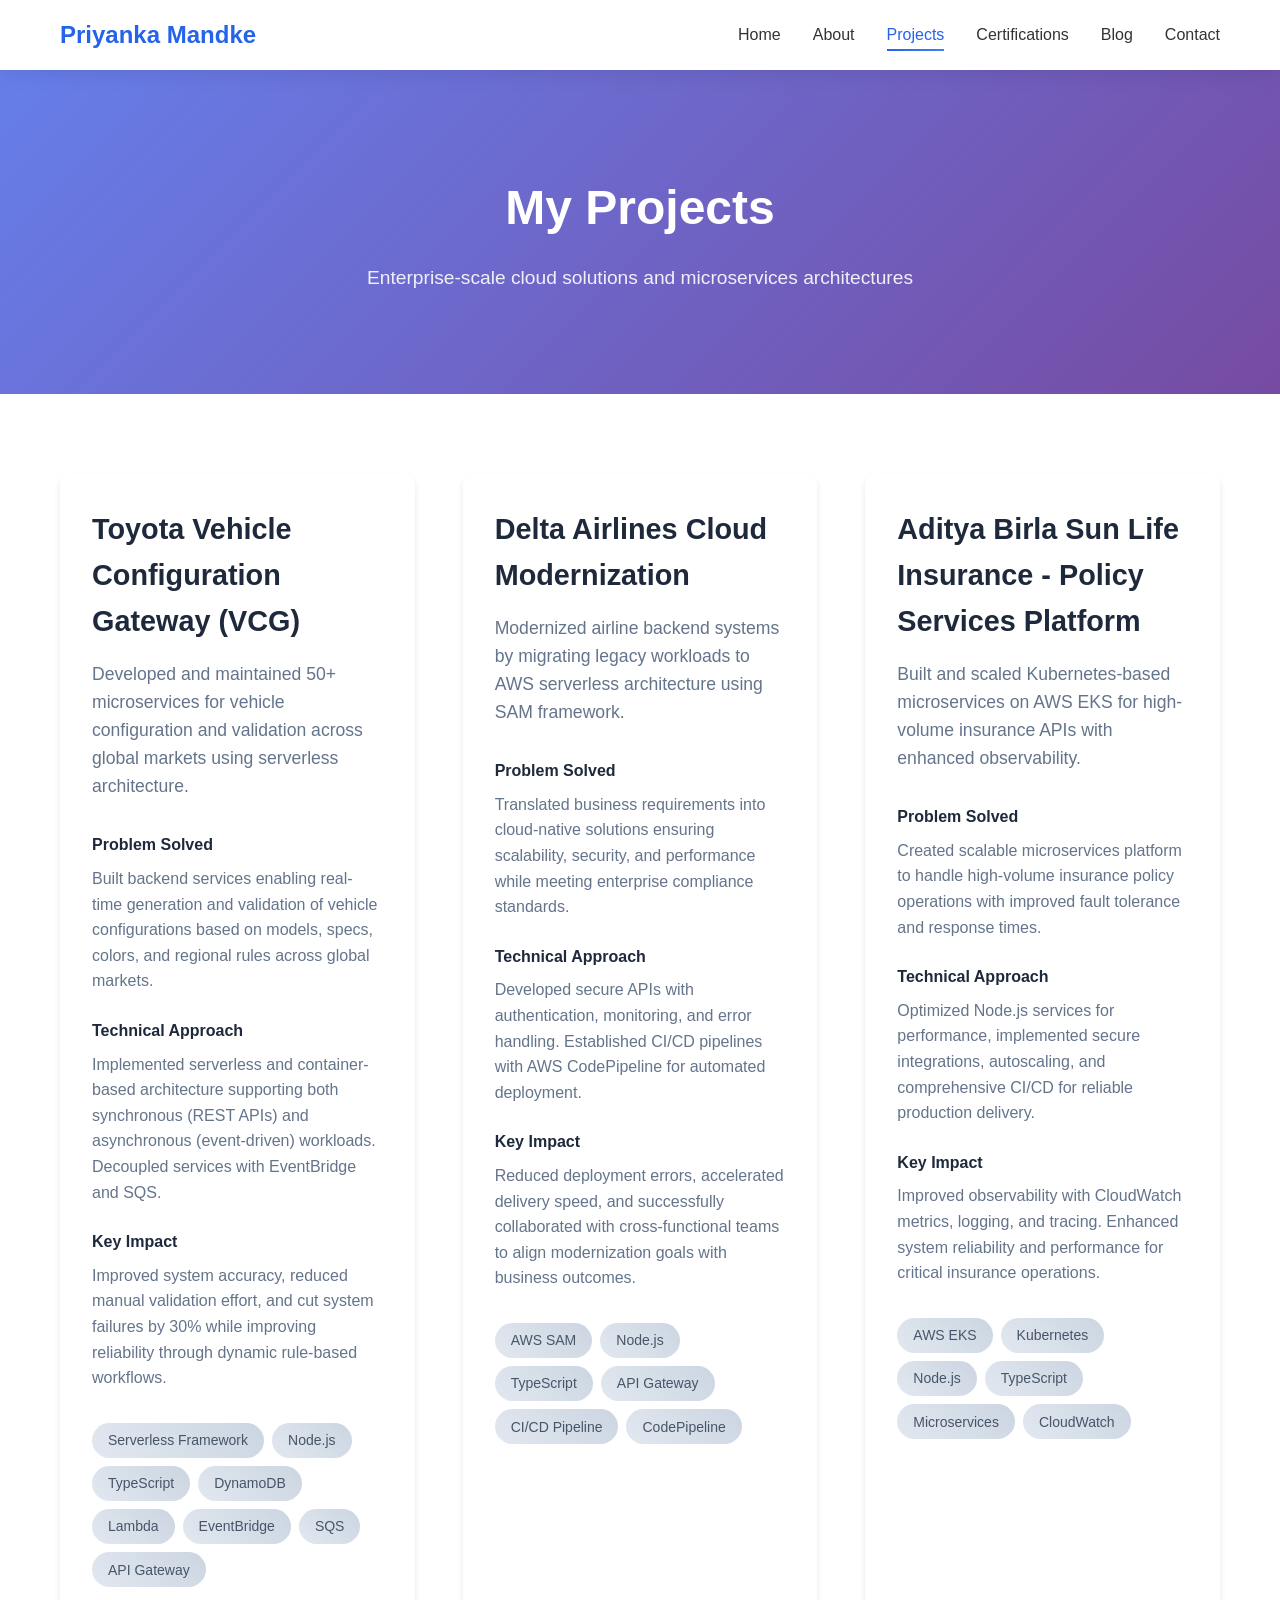
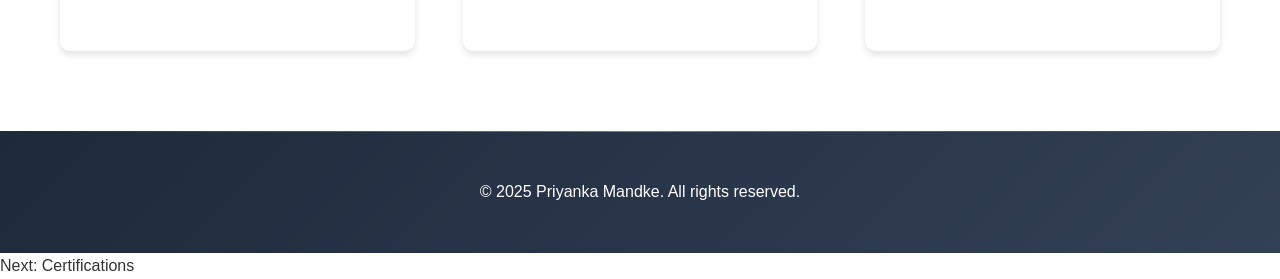
<file: my-portfolio/projects.html>
<!DOCTYPE html>
<html lang="en">
<head>
    <meta charset="UTF-8">
    <meta name="viewport" content="width=device-width, initial-scale=1.0">
    <title>Projects - Priyanka Mandke</title>
    <link rel="stylesheet" href="styles.css">
</head>
<body>
    <nav>
        <div class="nav-container">
            <div class="logo">Priyanka Mandke</div>
            <button class="mobile-menu-toggle" onclick="toggleMobileMenu()">
                <span></span>
                <span></span>
                <span></span>
            </button>
            <ul class="nav-menu">
                <li><a href="index.html">Home</a></li>
                <li><a href="about.html">About</a></li>
                <li><a href="projects.html" class="active">Projects</a></li>
                <li><a href="certifications.html">Certifications</a></li>
                <li><a href="blog.html">Blog</a></li>
                <li><a href="contact.html">Contact</a></li>
            </ul>
        </div>
    </nav>

    <main style="margin-top: 70px;">
        <section class="projects-hero">
            <div class="container">
                <h1>My Projects</h1>
                <p class="projects-subtitle">Enterprise-scale cloud solutions and microservices architectures</p>
            </div>
        </section>

        <section class="projects-content">
            <div class="container">
                <div class="projects-grid">
                    <div class="project-card-detailed">
                        <div class="project-info">
                            <h3>Toyota Vehicle Configuration Gateway (VCG)</h3>
                            <p class="project-description">Developed and maintained 50+ microservices for vehicle configuration and validation across global markets using serverless architecture.</p>
                            
                            <div class="project-details">
                                <h4>Problem Solved</h4>
                                <p>Built backend services enabling real-time generation and validation of vehicle configurations based on models, specs, colors, and regional rules across global markets.</p>
                                
                                <h4>Technical Approach</h4>
                                <p>Implemented serverless and container-based architecture supporting both synchronous (REST APIs) and asynchronous (event-driven) workloads. Decoupled services with EventBridge and SQS.</p>
                                
                                <h4>Key Impact</h4>
                                <p>Improved system accuracy, reduced manual validation effort, and cut system failures by 30% while improving reliability through dynamic rule-based workflows.</p>
                            </div>
                            
                            <div class="project-tech">
                                <span class="tech-tag">Serverless Framework</span>
                                <span class="tech-tag">Node.js</span>
                                <span class="tech-tag">TypeScript</span>
                                <span class="tech-tag">DynamoDB</span>
                                <span class="tech-tag">Lambda</span>
                                <span class="tech-tag">EventBridge</span>
                                <span class="tech-tag">SQS</span>
                                <span class="tech-tag">API Gateway</span>
                            </div>
                        </div>
                    </div>

                    <div class="project-card-detailed">
                        <div class="project-info">
                            <h3>Delta Airlines Cloud Modernization</h3>
                            <p class="project-description">Modernized airline backend systems by migrating legacy workloads to AWS serverless architecture using SAM framework.</p>
                            
                            <div class="project-details">
                                <h4>Problem Solved</h4>
                                <p>Translated business requirements into cloud-native solutions ensuring scalability, security, and performance while meeting enterprise compliance standards.</p>
                                
                                <h4>Technical Approach</h4>
                                <p>Developed secure APIs with authentication, monitoring, and error handling. Established CI/CD pipelines with AWS CodePipeline for automated deployment.</p>
                                
                                <h4>Key Impact</h4>
                                <p>Reduced deployment errors, accelerated delivery speed, and successfully collaborated with cross-functional teams to align modernization goals with business outcomes.</p>
                            </div>
                            
                            <div class="project-tech">
                                <span class="tech-tag">AWS SAM</span>
                                <span class="tech-tag">Node.js</span>
                                <span class="tech-tag">TypeScript</span>
                                <span class="tech-tag">API Gateway</span>
                                <span class="tech-tag">CI/CD Pipeline</span>
                                <span class="tech-tag">CodePipeline</span>
                            </div>
                        </div>
                    </div>

                    <div class="project-card-detailed">
                        <div class="project-info">
                            <h3>Aditya Birla Sun Life Insurance - Policy Services Platform</h3>
                            <p class="project-description">Built and scaled Kubernetes-based microservices on AWS EKS for high-volume insurance APIs with enhanced observability.</p>
                            
                            <div class="project-details">
                                <h4>Problem Solved</h4>
                                <p>Created scalable microservices platform to handle high-volume insurance policy operations with improved fault tolerance and response times.</p>
                                
                                <h4>Technical Approach</h4>
                                <p>Optimized Node.js services for performance, implemented secure integrations, autoscaling, and comprehensive CI/CD for reliable production delivery.</p>
                                
                                <h4>Key Impact</h4>
                                <p>Improved observability with CloudWatch metrics, logging, and tracing. Enhanced system reliability and performance for critical insurance operations.</p>
                            </div>
                            
                            <div class="project-tech">
                                <span class="tech-tag">AWS EKS</span>
                                <span class="tech-tag">Kubernetes</span>
                                <span class="tech-tag">Node.js</span>
                                <span class="tech-tag">TypeScript</span>
                                <span class="tech-tag">Microservices</span>
                                <span class="tech-tag">CloudWatch</span>
                            </div>
                        </div>
                    </div>
                </div>
            </div>
        </section>
    </main>

    <footer>
        <div class="container">
            <p>&copy; 2025 Priyanka Mandke. All rights reserved.</p>
        </div>
    </footer>

    <style>
        .projects-hero {
            background: linear-gradient(135deg, #667eea 0%, #764ba2 100%);
            color: white;
            padding: 100px 0;
            text-align: center;
        }

        .projects-hero h1 {
            font-size: 3rem;
            margin-bottom: 1rem;
        }

        .projects-subtitle {
            font-size: 1.2rem;
            opacity: 0.9;
        }

        .projects-content {
            padding: 80px 0;
        }

        .projects-grid {
            display: grid;
            gap: 3rem;
        }

        .project-card-detailed {
            background: white;
            border-radius: 10px;
            box-shadow: 0 4px 6px rgba(0,0,0,0.1);
            overflow: hidden;
        }

        .project-info {
            padding: 2rem;
        }

        .project-info h3 {
            font-size: 1.8rem;
            margin-bottom: 1rem;
            color: #1e293b;
        }

        .project-description {
            color: #64748b;
            margin-bottom: 2rem;
            font-size: 1.1rem;
        }

        .project-details h4 {
            color: #1e293b;
            margin: 1.5rem 0 0.5rem;
            font-size: 1rem;
        }

        .project-details p {
            color: #64748b;
            margin-bottom: 1rem;
            line-height: 1.6;
        }

        .project-tech {
            display: flex;
            gap: 0.5rem;
            margin: 2rem 0;
            flex-wrap: wrap;
        }

        .project-links {
            display: flex;
            gap: 1rem;
        }

        .project-links .btn {
            padding: 10px 20px;
            font-size: 0.9rem;
        }

        @media (max-width: 768px) {
            .projects-hero h1 {
                font-size: 2rem;
            }
            
            .project-links {
                flex-direction: column;
            }
        }
    </style>

    <script>
        function toggleMobileMenu() {
            const navMenu = document.querySelector('.nav-menu');
            const toggle = document.querySelector('.mobile-menu-toggle');
            navMenu.classList.toggle('active');
            toggle.classList.toggle('active');
        }

        // Back to top functionality
        window.addEventListener('scroll', function() {
            const backToTop = document.querySelector('.back-to-top');
            if (window.pageYOffset > 300) {
                backToTop.classList.add('show');
            } else {
                backToTop.classList.remove('show');
            }
        });

        function scrollToTop() {
            window.scrollTo({
                top: 0,
                behavior: 'smooth'
            });
        }

        // Auto-advance to next page when user reaches bottom
        let autoAdvanceTimer;
        window.addEventListener('scroll', function() {
            const scrollTop = window.pageYOffset;
            const windowHeight = window.innerHeight;
            const docHeight = document.documentElement.scrollHeight;
            
            if (scrollTop + windowHeight >= docHeight - 100) {
                clearTimeout(autoAdvanceTimer);
                showNextPageIndicator();
                autoAdvanceTimer = setTimeout(() => {
                    window.location.href = 'certifications.html';
                }, 3000);
            } else {
                hideNextPageIndicator();
                clearTimeout(autoAdvanceTimer);
            }
        });

        function showNextPageIndicator() {
            let indicator = document.querySelector('.auto-advance-indicator');
            if (!indicator) {
                indicator = document.createElement('div');
                indicator.className = 'auto-advance-indicator';
                indicator.innerHTML = `
                    <div class="indicator-content">
                        <span>Next: Certifications</span>
                        <div class="progress-bar"><div class="progress-fill"></div></div>
                    </div>
                `;
                document.body.appendChild(indicator);
            }
            indicator.classList.add('show');
        }

        function hideNextPageIndicator() {
            const indicator = document.querySelector('.auto-advance-indicator');
            if (indicator) {
                indicator.classList.remove('show');
            }
        }
    </script>

    <!-- Back to Top Button -->
    <button class="back-to-top" onclick="scrollToTop()" title="Back to top">
        ↑
    </button>
</body>
</html>
</file>
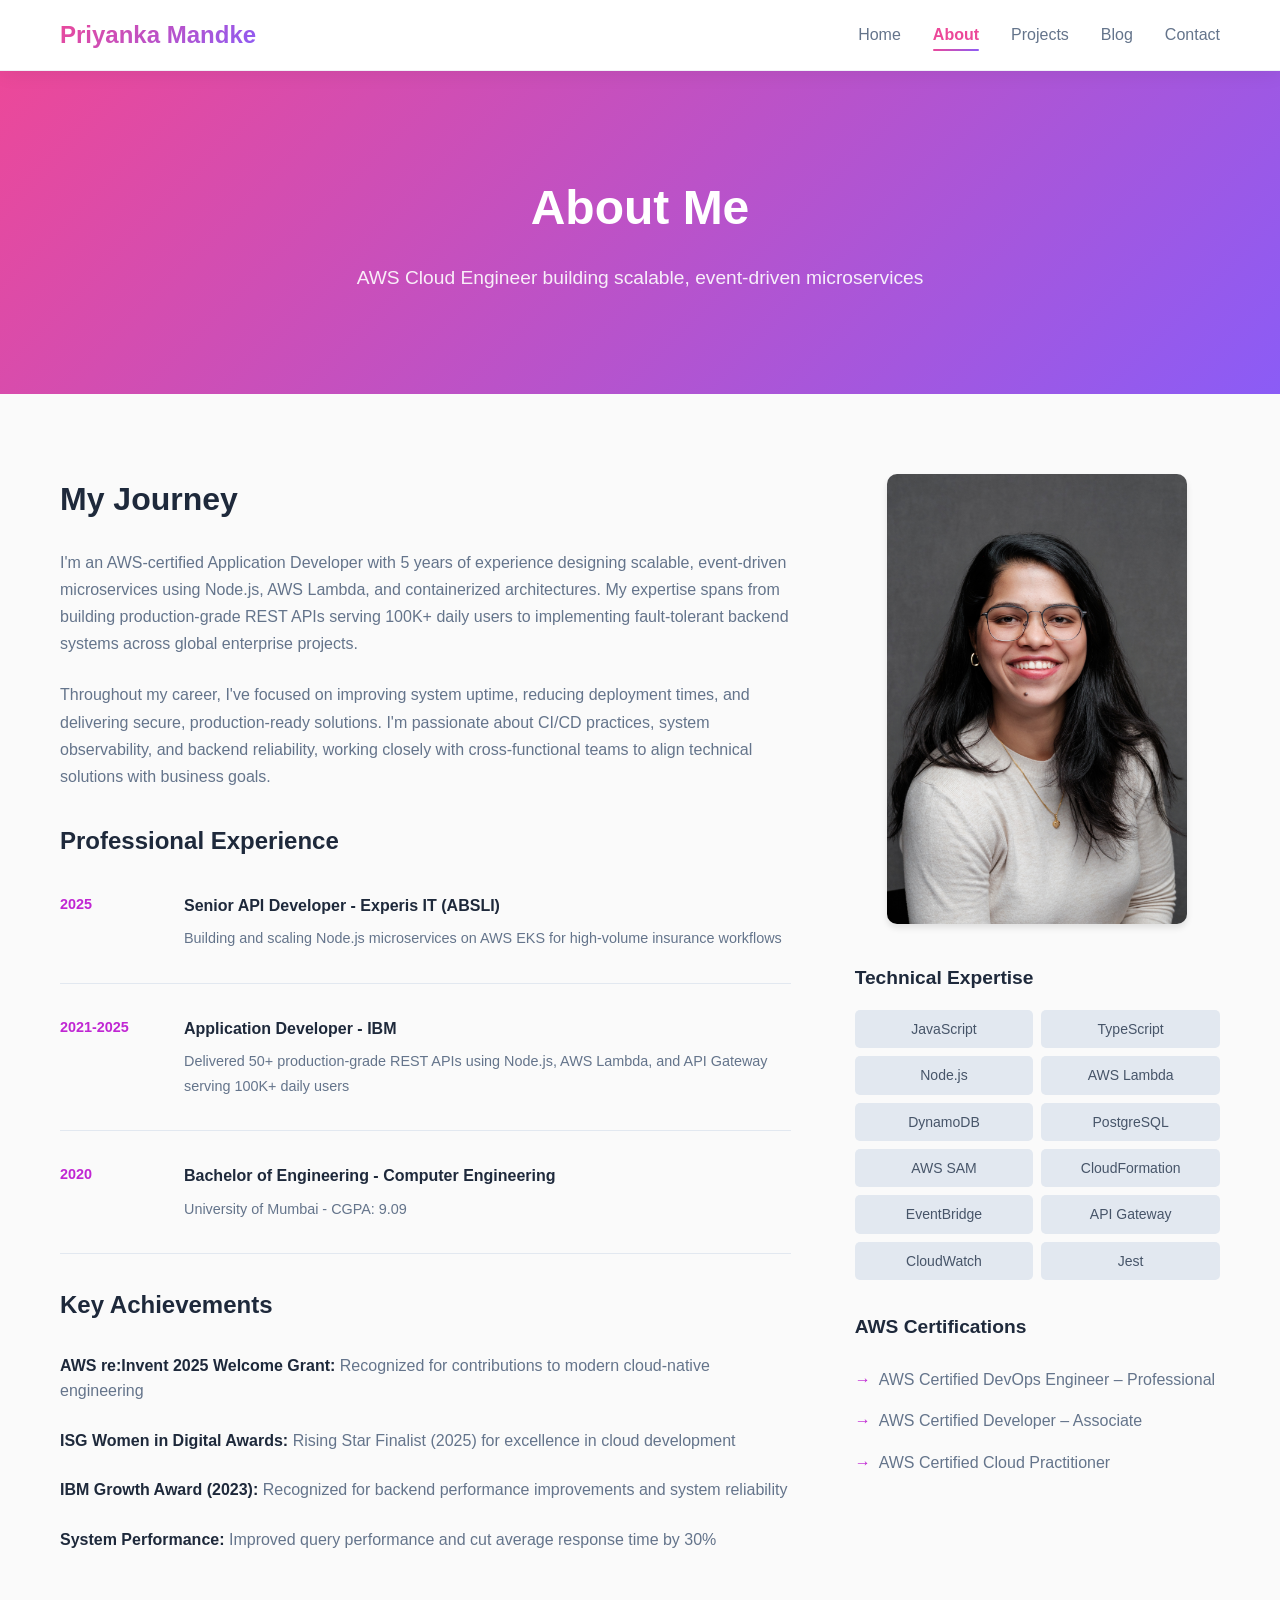
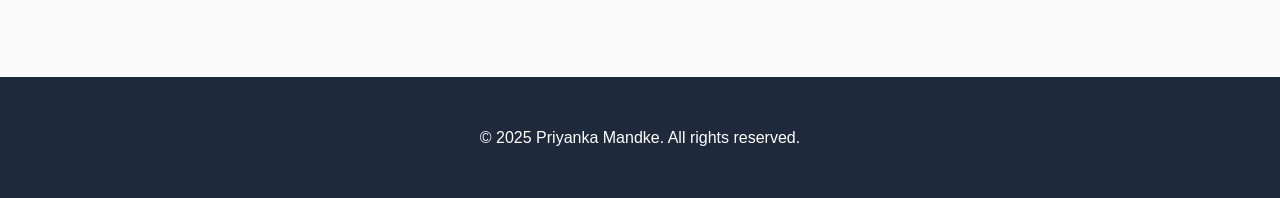
<file: priyanka-portfolio/about.html>
<!DOCTYPE html>
<html lang="en">
<head>
    <meta charset="UTF-8">
    <meta name="viewport" content="width=device-width, initial-scale=1.0">
    <title>About - Priyanka Mandke</title>
    <link rel="stylesheet" href="styles.css">
</head>
<body>
    <nav>
        <div class="nav-container">
            <div class="logo">Priyanka Mandke</div>
            <button class="mobile-menu-toggle" onclick="toggleMobileMenu()">
                <span></span>
                <span></span>
                <span></span>
            </button>
            <ul class="nav-menu">
                <li><a href="index.html">Home</a></li>
                <li><a href="about.html" class="active">About</a></li>
                <li><a href="projects.html">Projects</a></li>
                <li><a href="blog.html">Blog</a></li>
                <li><a href="contact.html">Contact</a></li>
            </ul>
        </div>
    </nav>

    <main style="margin-top: 70px;">
        <section class="about-hero">
            <div class="container">
                <h1>About Me</h1>
                <p class="about-subtitle">AWS Cloud Engineer building scalable, event-driven microservices</p>
            </div>
        </section>

        <section class="about-content">
            <div class="container">
                <div class="about-grid">
                    <div class="about-text">
                        <h2>My Journey</h2>
                        <p>I'm an AWS-certified Application Developer with 5 years of experience designing scalable, event-driven microservices using Node.js, AWS Lambda, and containerized architectures. My expertise spans from building production-grade REST APIs serving 100K+ daily users to implementing fault-tolerant backend systems across global enterprise projects.</p>
                        
                        <p>Throughout my career, I've focused on improving system uptime, reducing deployment times, and delivering secure, production-ready solutions. I'm passionate about CI/CD practices, system observability, and backend reliability, working closely with cross-functional teams to align technical solutions with business goals.</p>

                        <h3>Professional Experience</h3>
                        <div class="career-timeline">
                            <div class="timeline-item">
                                <div class="timeline-year">2025</div>
                                <div class="timeline-content">
                                    <h4>Senior API Developer - Experis IT (ABSLI)</h4>
                                    <p>Building and scaling Node.js microservices on AWS EKS for high-volume insurance workflows</p>
                                </div>
                            </div>
                            <div class="timeline-item">
                                <div class="timeline-year">2021-2025</div>
                                <div class="timeline-content">
                                    <h4>Application Developer - IBM</h4>
                                    <p>Delivered 50+ production-grade REST APIs using Node.js, AWS Lambda, and API Gateway serving 100K+ daily users</p>
                                </div>
                            </div>
                            <div class="timeline-item">
                                <div class="timeline-year">2020</div>
                                <div class="timeline-content">
                                    <h4>Bachelor of Engineering - Computer Engineering</h4>
                                    <p>University of Mumbai - CGPA: 9.09</p>
                                </div>
                            </div>
                        </div>

                        <h3>Key Achievements</h3>
                        <ul class="values-list">
                            <li><strong>AWS re:Invent 2025 Welcome Grant:</strong> Recognized for contributions to modern cloud-native engineering</li>
                            <li><strong>ISG Women in Digital Awards:</strong> Rising Star Finalist (2025) for excellence in cloud development</li>
                            <li><strong>IBM Growth Award (2023):</strong> Recognized for backend performance improvements and system reliability</li>
                            <li><strong>System Performance:</strong> Improved query performance and cut average response time by 30%</li>
                        </ul>
                    </div>
                    
                    <div class="about-sidebar">
                        <div class="profile-image">
                            <img src="photo.jpg" alt="Priyanka Mandke" />
                        </div>
                        
                        <div class="tech-stack">
                            <h3>Technical Expertise</h3>
                            <div class="tech-grid">
                                <span class="tech-item">JavaScript</span>
                                <span class="tech-item">TypeScript</span>
                                <span class="tech-item">Node.js</span>
                                <span class="tech-item">AWS Lambda</span>
                                <span class="tech-item">DynamoDB</span>
                                <span class="tech-item">PostgreSQL</span>
                                <span class="tech-item">AWS SAM</span>
                                <span class="tech-item">CloudFormation</span>
                                <span class="tech-item">EventBridge</span>
                                <span class="tech-item">API Gateway</span>
                                <span class="tech-item">CloudWatch</span>
                                <span class="tech-item">Jest</span>
                            </div>
                        </div>

                        <div class="current-focus">
                            <h3>AWS Certifications</h3>
                            <ul>
                                <li>AWS Certified DevOps Engineer – Professional</li>
                                <li>AWS Certified Developer – Associate</li>
                                <li>AWS Certified Cloud Practitioner</li>
                            </ul>
                        </div>
                    </div>
                </div>
            </div>
        </section>
    </main>

    <footer>
        <div class="container">
            <p>&copy; 2025 Priyanka Mandke. All rights reserved.</p>
        </div>
    </footer>

    <style>
        .about-hero {
            background: linear-gradient(135deg, #ec4899 0%, #8b5cf6 100%);
            color: white;
            padding: 100px 0;
            text-align: center;
        }

        .about-hero h1 {
            font-size: 3rem;
            margin-bottom: 1rem;
        }

        .about-subtitle {
            font-size: 1.2rem;
            opacity: 0.9;
        }

        .about-content {
            padding: 80px 0;
        }

        .about-grid {
            display: grid;
            grid-template-columns: 2fr 1fr;
            gap: 4rem;
            align-items: start;
        }

        .about-text h2 {
            font-size: 2rem;
            margin-bottom: 1.5rem;
            color: #1e293b;
        }

        .about-text h3 {
            font-size: 1.5rem;
            margin: 2rem 0 1rem;
            color: #1e293b;
        }

        .about-text p {
            margin-bottom: 1.5rem;
            color: #64748b;
            line-height: 1.7;
        }

        .career-timeline {
            margin: 2rem 0;
        }

        .timeline-item {
            display: grid;
            grid-template-columns: 100px 1fr;
            gap: 1.5rem;
            margin-bottom: 2rem;
            padding-bottom: 2rem;
            border-bottom: 1px solid #e2e8f0;
        }

        .timeline-year {
            font-weight: bold;
            color: #c026d3;
            font-size: 0.9rem;
        }

        .timeline-content h4 {
            color: #1e293b;
            margin-bottom: 0.5rem;
        }

        .timeline-content p {
            color: #64748b;
            margin: 0;
            font-size: 0.9rem;
        }

        .values-list {
            list-style: none;
            padding-left: 0;
        }

        .values-list li {
            padding: 0.75rem 0;
            color: #64748b;
            line-height: 1.6;
        }

        .values-list strong {
            color: #1e293b;
        }

        .profile-image {
            text-align: center;
            margin-bottom: 2rem;
        }

        .profile-image img {
            width: 100%;
            max-width: 300px;
            border-radius: 10px;
            box-shadow: 0 4px 6px rgba(0,0,0,0.1);
        }

        .image-note {
            font-size: 0.8rem;
            color: #64748b;
            font-style: italic;
            margin-top: 0.5rem;
        }

        .tech-stack h3, .current-focus h3 {
            font-size: 1.2rem;
            margin-bottom: 1rem;
            color: #1e293b;
        }

        .tech-grid {
            display: grid;
            grid-template-columns: repeat(2, 1fr);
            gap: 0.5rem;
            margin-bottom: 2rem;
        }

        .tech-item {
            background: #e2e8f0;
            color: #475569;
            padding: 0.5rem;
            border-radius: 5px;
            text-align: center;
            font-size: 0.875rem;
        }

        .current-focus ul {
            list-style: none;
            padding-left: 0;
        }

        .current-focus li {
            padding: 0.5rem 0;
            color: #64748b;
            position: relative;
            padding-left: 1.5rem;
        }

        .current-focus li:before {
            content: "→";
            color: #c026d3;
            position: absolute;
            left: 0;
        }

        @media (max-width: 768px) {
            .about-grid {
                grid-template-columns: 1fr;
                gap: 2rem;
            }
            
            .about-hero h1 {
                font-size: 2rem;
            }

            .timeline-item {
                grid-template-columns: 1fr;
                gap: 0.5rem;
            }
        }
    </style>

    <script>
        function toggleMobileMenu() {
            const navMenu = document.querySelector('.nav-menu');
            const menuToggle = document.querySelector('.mobile-menu-toggle');
            
            navMenu.classList.toggle('active');
            menuToggle.classList.toggle('active');
        }
    </script>
</body>
</html>
</file>
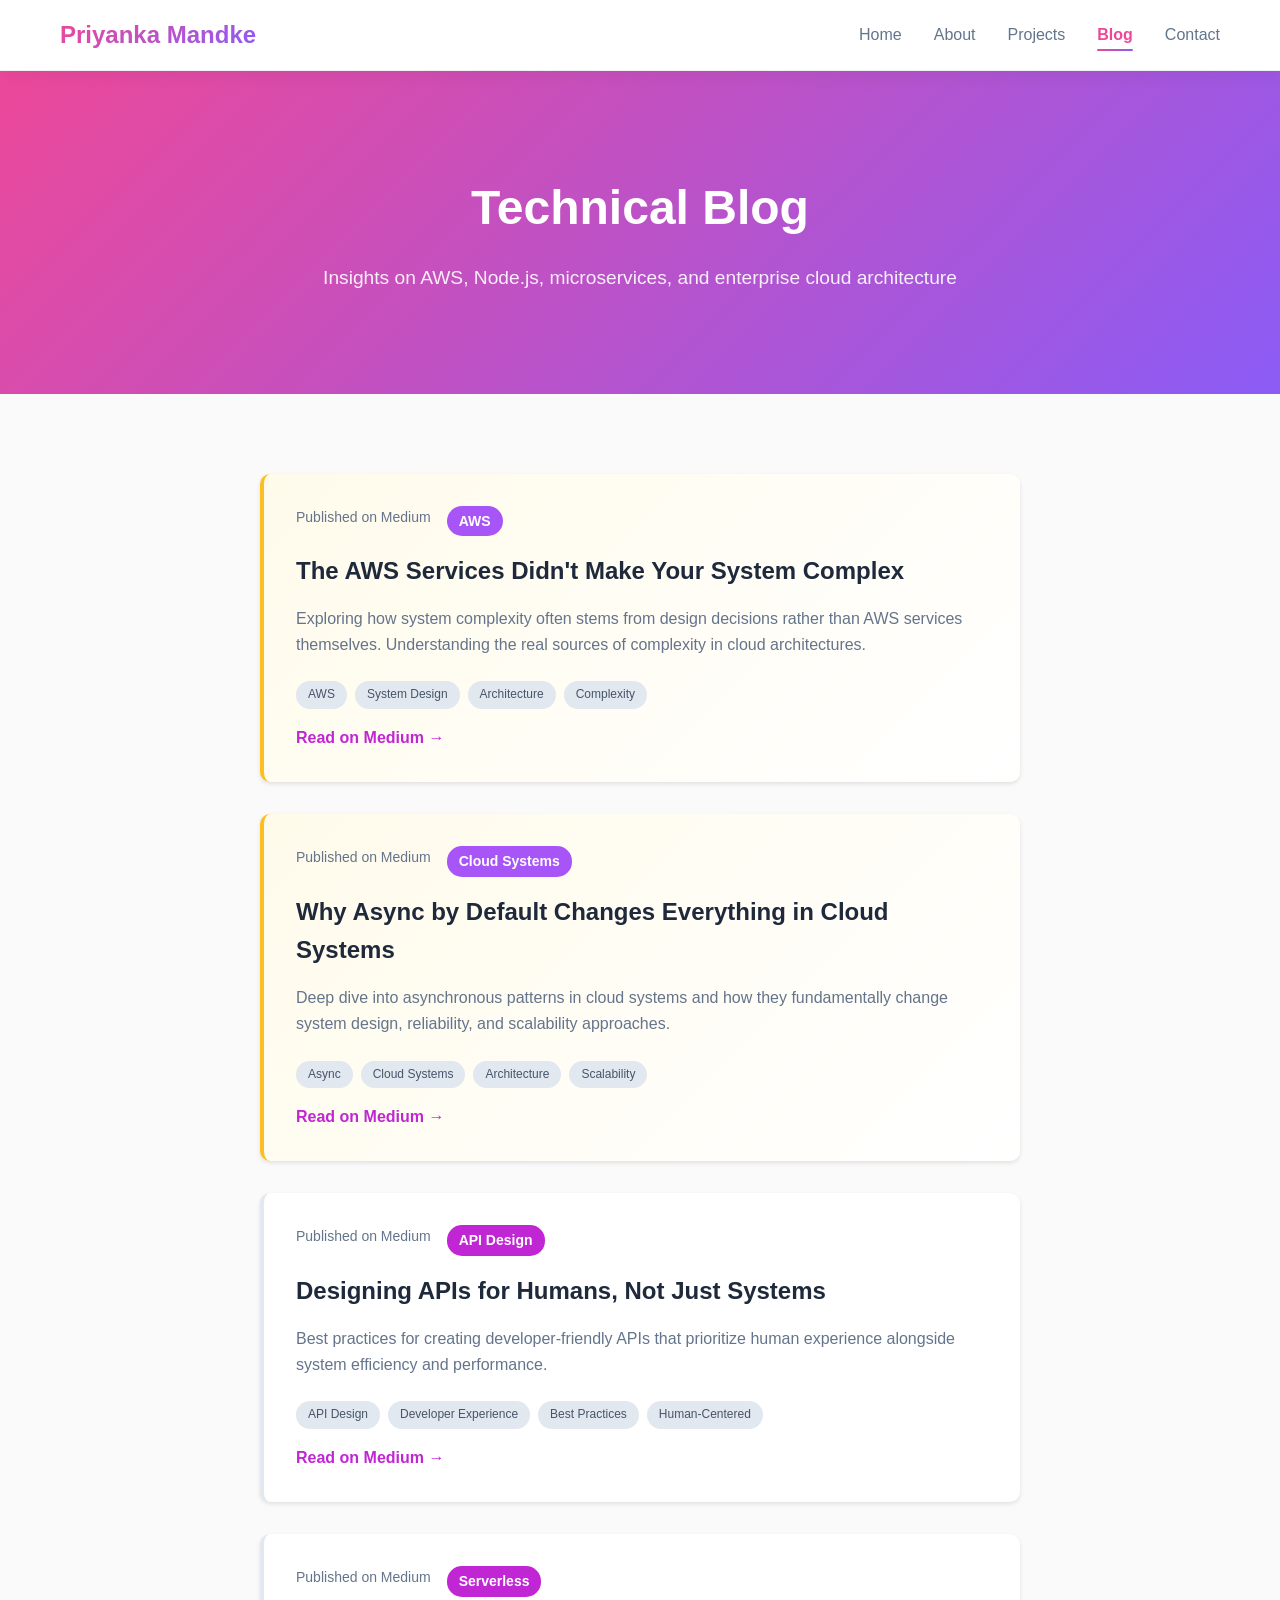
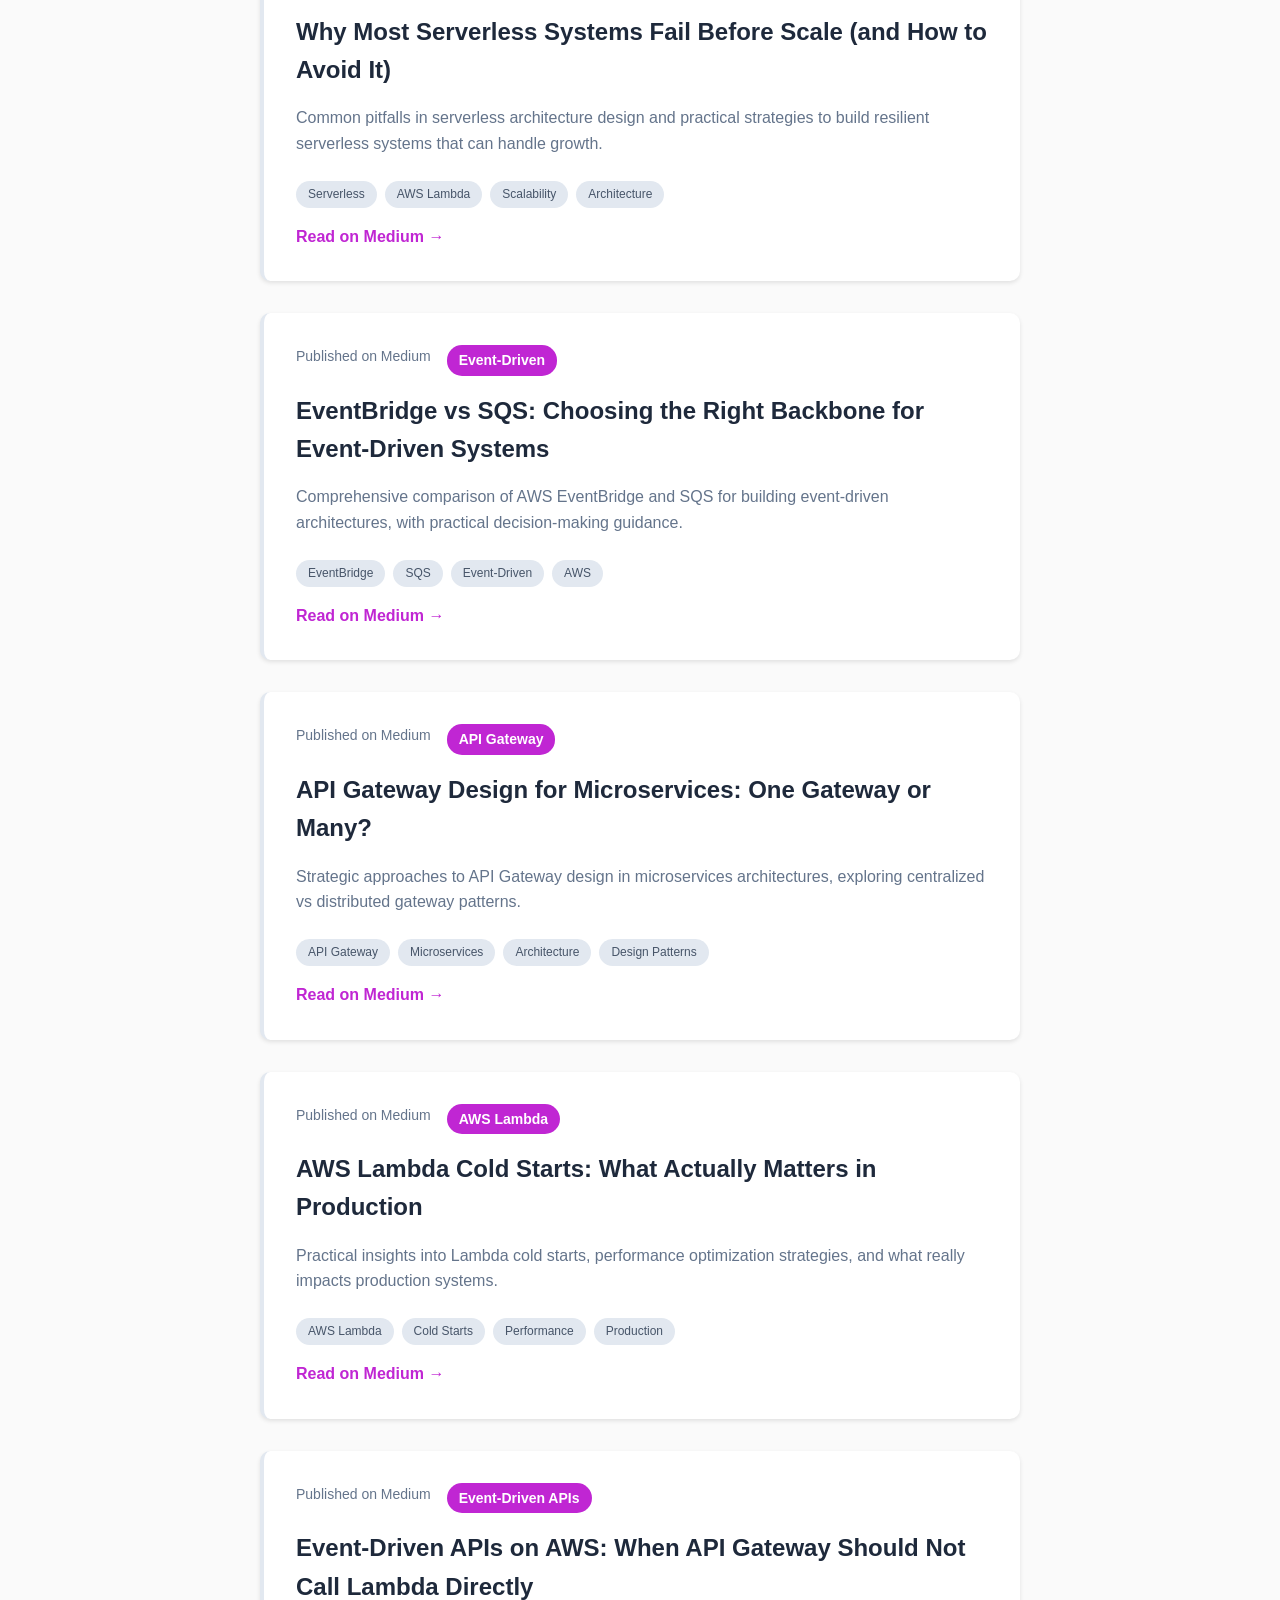
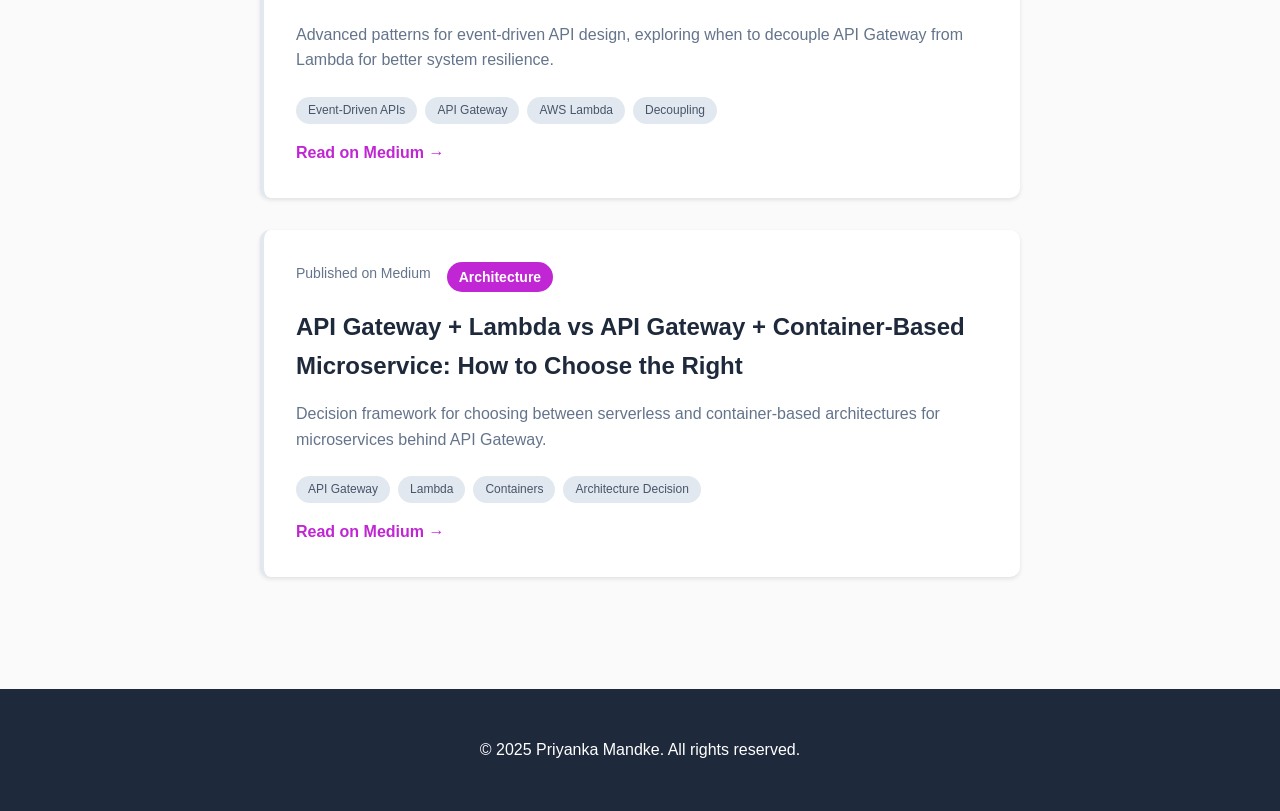
<file: priyanka-portfolio/blog.html>
<!DOCTYPE html>
<html lang="en">
<head>
    <meta charset="UTF-8">
    <meta name="viewport" content="width=device-width, initial-scale=1.0">
    <title>Blog - Priyanka Mandke</title>
    <link rel="stylesheet" href="styles.css">
</head>
<body>
    <nav>
        <div class="nav-container">
            <div class="logo">Priyanka Mandke</div>
            <button class="mobile-menu-toggle" onclick="toggleMobileMenu()">
                <span></span>
                <span></span>
                <span></span>
            </button>
            <ul class="nav-menu">
                <li><a href="index.html">Home</a></li>
                <li><a href="about.html">About</a></li>
                <li><a href="projects.html">Projects</a></li>
                <li><a href="blog.html" class="active">Blog</a></li>
                <li><a href="contact.html">Contact</a></li>
            </ul>
        </div>
    </nav>

    <main style="margin-top: 70px;">
        <section class="blog-hero">
            <div class="container">
                <h1>Technical Blog</h1>
                <p class="blog-subtitle">Insights on AWS, Node.js, microservices, and enterprise cloud architecture</p>
            </div>
        </section>

        <section class="blog-content">
            <div class="container">
                <div class="blog-grid">
                    <article class="blog-post featured">
                        <div class="post-meta">
                            <span class="post-date">Published on Medium</span>
                            <span class="post-category">AWS</span>
                        </div>
                        <h2><a href="https://medium.com/@priyankamandke/the-aws-services-didnt-make-your-system-complex-13ba688bfdad">The AWS Services Didn't Make Your System Complex</a></h2>
                        <p class="post-excerpt">Exploring how system complexity often stems from design decisions rather than AWS services themselves. Understanding the real sources of complexity in cloud architectures.</p>
                        <div class="post-tags">
                            <span class="tag">AWS</span>
                            <span class="tag">System Design</span>
                            <span class="tag">Architecture</span>
                            <span class="tag">Complexity</span>
                        </div>
                        <a href="https://medium.com/@priyankamandke/the-aws-services-didnt-make-your-system-complex-13ba688bfdad" class="read-more">Read on Medium →</a>
                    </article>

                    <article class="blog-post featured">
                        <div class="post-meta">
                            <span class="post-date">Published on Medium</span>
                            <span class="post-category">Cloud Systems</span>
                        </div>
                        <h2><a href="https://medium.com/@priyankamandke/why-async-by-default-changes-everything-in-cloud-systems-ef8c07e31eed">Why Async by Default Changes Everything in Cloud Systems</a></h2>
                        <p class="post-excerpt">Deep dive into asynchronous patterns in cloud systems and how they fundamentally change system design, reliability, and scalability approaches.</p>
                        <div class="post-tags">
                            <span class="tag">Async</span>
                            <span class="tag">Cloud Systems</span>
                            <span class="tag">Architecture</span>
                            <span class="tag">Scalability</span>
                        </div>
                        <a href="https://medium.com/@priyankamandke/why-async-by-default-changes-everything-in-cloud-systems-ef8c07e31eed" class="read-more">Read on Medium →</a>
                    </article>

                    <article class="blog-post">
                        <div class="post-meta">
                            <span class="post-date">Published on Medium</span>
                            <span class="post-category">API Design</span>
                        </div>
                        <h2><a href="https://medium.com/@priyankamandke/designing-apis-for-humans-not-just-systems-444b16d0f7a9">Designing APIs for Humans, Not Just Systems</a></h2>
                        <p class="post-excerpt">Best practices for creating developer-friendly APIs that prioritize human experience alongside system efficiency and performance.</p>
                        <div class="post-tags">
                            <span class="tag">API Design</span>
                            <span class="tag">Developer Experience</span>
                            <span class="tag">Best Practices</span>
                            <span class="tag">Human-Centered</span>
                        </div>
                        <a href="https://medium.com/@priyankamandke/designing-apis-for-humans-not-just-systems-444b16d0f7a9" class="read-more">Read on Medium →</a>
                    </article>

                    <article class="blog-post">
                        <div class="post-meta">
                            <span class="post-date">Published on Medium</span>
                            <span class="post-category">Serverless</span>
                        </div>
                        <h2><a href="https://medium.com/@priyankamandke/why-most-serverless-systems-fail-before-scale-and-how-to-avoid-it-589e43f1db71">Why Most Serverless Systems Fail Before Scale (and How to Avoid It)</a></h2>
                        <p class="post-excerpt">Common pitfalls in serverless architecture design and practical strategies to build resilient serverless systems that can handle growth.</p>
                        <div class="post-tags">
                            <span class="tag">Serverless</span>
                            <span class="tag">AWS Lambda</span>
                            <span class="tag">Scalability</span>
                            <span class="tag">Architecture</span>
                        </div>
                        <a href="https://medium.com/@priyankamandke/why-most-serverless-systems-fail-before-scale-and-how-to-avoid-it-589e43f1db71" class="read-more">Read on Medium →</a>
                    </article>

                    <article class="blog-post">
                        <div class="post-meta">
                            <span class="post-date">Published on Medium</span>
                            <span class="post-category">Event-Driven</span>
                        </div>
                        <h2><a href="https://medium.com/@priyankamandke/eventbridge-vs-sqs-choosing-the-right-backbone-for-event-driven-systems-d2be96562ca0">EventBridge vs SQS: Choosing the Right Backbone for Event-Driven Systems</a></h2>
                        <p class="post-excerpt">Comprehensive comparison of AWS EventBridge and SQS for building event-driven architectures, with practical decision-making guidance.</p>
                        <div class="post-tags">
                            <span class="tag">EventBridge</span>
                            <span class="tag">SQS</span>
                            <span class="tag">Event-Driven</span>
                            <span class="tag">AWS</span>
                        </div>
                        <a href="https://medium.com/@priyankamandke/eventbridge-vs-sqs-choosing-the-right-backbone-for-event-driven-systems-d2be96562ca0" class="read-more">Read on Medium →</a>
                    </article>

                    <article class="blog-post">
                        <div class="post-meta">
                            <span class="post-date">Published on Medium</span>
                            <span class="post-category">API Gateway</span>
                        </div>
                        <h2><a href="https://medium.com/@priyankamandke/api-gateway-design-for-microservices-one-gateway-or-many-cdc3e42b151f">API Gateway Design for Microservices: One Gateway or Many?</a></h2>
                        <p class="post-excerpt">Strategic approaches to API Gateway design in microservices architectures, exploring centralized vs distributed gateway patterns.</p>
                        <div class="post-tags">
                            <span class="tag">API Gateway</span>
                            <span class="tag">Microservices</span>
                            <span class="tag">Architecture</span>
                            <span class="tag">Design Patterns</span>
                        </div>
                        <a href="https://medium.com/@priyankamandke/api-gateway-design-for-microservices-one-gateway-or-many-cdc3e42b151f" class="read-more">Read on Medium →</a>
                    </article>

                    <article class="blog-post">
                        <div class="post-meta">
                            <span class="post-date">Published on Medium</span>
                            <span class="post-category">AWS Lambda</span>
                        </div>
                        <h2><a href="https://medium.com/@priyankamandke/aws-lambda-cold-starts-what-actually-matters-in-production-d22fcf5a06ba">AWS Lambda Cold Starts: What Actually Matters in Production</a></h2>
                        <p class="post-excerpt">Practical insights into Lambda cold starts, performance optimization strategies, and what really impacts production systems.</p>
                        <div class="post-tags">
                            <span class="tag">AWS Lambda</span>
                            <span class="tag">Cold Starts</span>
                            <span class="tag">Performance</span>
                            <span class="tag">Production</span>
                        </div>
                        <a href="https://medium.com/@priyankamandke/aws-lambda-cold-starts-what-actually-matters-in-production-d22fcf5a06ba" class="read-more">Read on Medium →</a>
                    </article>

                    <article class="blog-post">
                        <div class="post-meta">
                            <span class="post-date">Published on Medium</span>
                            <span class="post-category">Event-Driven APIs</span>
                        </div>
                        <h2><a href="https://medium.com/@priyankamandke/event-driven-apis-on-aws-when-api-gateway-should-not-call-lambda-directly-a0f4a70f658f">Event-Driven APIs on AWS: When API Gateway Should Not Call Lambda Directly</a></h2>
                        <p class="post-excerpt">Advanced patterns for event-driven API design, exploring when to decouple API Gateway from Lambda for better system resilience.</p>
                        <div class="post-tags">
                            <span class="tag">Event-Driven APIs</span>
                            <span class="tag">API Gateway</span>
                            <span class="tag">AWS Lambda</span>
                            <span class="tag">Decoupling</span>
                        </div>
                        <a href="https://medium.com/@priyankamandke/event-driven-apis-on-aws-when-api-gateway-should-not-call-lambda-directly-a0f4a70f658f" class="read-more">Read on Medium →</a>
                    </article>

                    <article class="blog-post">
                        <div class="post-meta">
                            <span class="post-date">Published on Medium</span>
                            <span class="post-category">Architecture</span>
                        </div>
                        <h2><a href="https://medium.com/@priyankamandke/api-gateway-lambda-vs-api-gateway-container-based-microservice-how-to-choose-the-right-14140406f65d">API Gateway + Lambda vs API Gateway + Container-Based Microservice: How to Choose the Right</a></h2>
                        <p class="post-excerpt">Decision framework for choosing between serverless and container-based architectures for microservices behind API Gateway.</p>
                        <div class="post-tags">
                            <span class="tag">API Gateway</span>
                            <span class="tag">Lambda</span>
                            <span class="tag">Containers</span>
                            <span class="tag">Architecture Decision</span>
                        </div>
                        <a href="https://medium.com/@priyankamandke/api-gateway-lambda-vs-api-gateway-container-based-microservice-how-to-choose-the-right-14140406f65d" class="read-more">Read on Medium →</a>
                    </article>
                </div>
            </div>
        </section>
    </main>

    <footer>
        <div class="container">
            <p>&copy; 2025 Priyanka Mandke. All rights reserved.</p>
        </div>
    </footer>

    <style>
        .blog-hero {
            background: linear-gradient(135deg, #ec4899 0%, #8b5cf6 100%);
            color: white;
            padding: 100px 0;
            text-align: center;
        }

        .blog-hero h1 {
            font-size: 3rem;
            margin-bottom: 1rem;
        }

        .blog-subtitle {
            font-size: 1.2rem;
            opacity: 0.9;
        }

        .blog-content {
            padding: 80px 0;
        }

        .blog-content .container {
            max-width: 800px;
            margin: 0 auto;
        }

        .blog-grid {
            display: grid;
            gap: 2rem;
        }

        .blog-post {
            background: white;
            padding: 2rem;
            border-radius: 10px;
            box-shadow: 0 2px 4px rgba(0,0,0,0.1);
            border-left: 4px solid #e2e8f0;
            transition: transform 0.2s, box-shadow 0.2s;
        }

        .blog-post:hover {
            transform: translateY(-2px);
            box-shadow: 0 4px 8px rgba(0,0,0,0.15);
        }

        .blog-post.featured {
            border-left-color: #fbbf24;
            background: linear-gradient(135deg, #fffbeb 0%, #ffffff 100%);
        }

        .post-meta {
            display: flex;
            gap: 1rem;
            margin-bottom: 1rem;
            font-size: 0.875rem;
        }

        .post-date {
            color: #64748b;
        }

        .post-category {
            background: #c026d3;
            color: white;
            padding: 0.25rem 0.75rem;
            border-radius: 15px;
            font-weight: 600;
        }

        .blog-post.featured .post-category {
            background: #a855f7;
        }

        .blog-post h2 {
            margin-bottom: 1rem;
        }

        .blog-post h2 a {
            color: #1e293b;
            text-decoration: none;
            font-size: 1.5rem;
        }

        .blog-post h2 a:hover {
            color: #c026d3;
        }

        .post-excerpt {
            color: #64748b;
            line-height: 1.6;
            margin-bottom: 1.5rem;
        }

        .post-tags {
            display: flex;
            gap: 0.5rem;
            margin-bottom: 1rem;
            flex-wrap: wrap;
        }

        .tag {
            background: #e2e8f0;
            color: #475569;
            padding: 0.25rem 0.75rem;
            border-radius: 15px;
            font-size: 0.75rem;
        }

        .read-more {
            color: #c026d3;
            text-decoration: none;
            font-weight: 600;
        }

        .read-more:hover {
            text-decoration: underline;
        }

        @media (max-width: 768px) {
            .blog-hero h1 {
                font-size: 2rem;
            }
            
            .post-meta {
                flex-direction: column;
                gap: 0.5rem;
            }
        }
    </style>

    <script>
        function toggleMobileMenu() {
            const navMenu = document.querySelector('.nav-menu');
            const menuToggle = document.querySelector('.mobile-menu-toggle');
            
            navMenu.classList.toggle('active');
            menuToggle.classList.toggle('active');
        }
    </script>
</body>
</html>
</file>
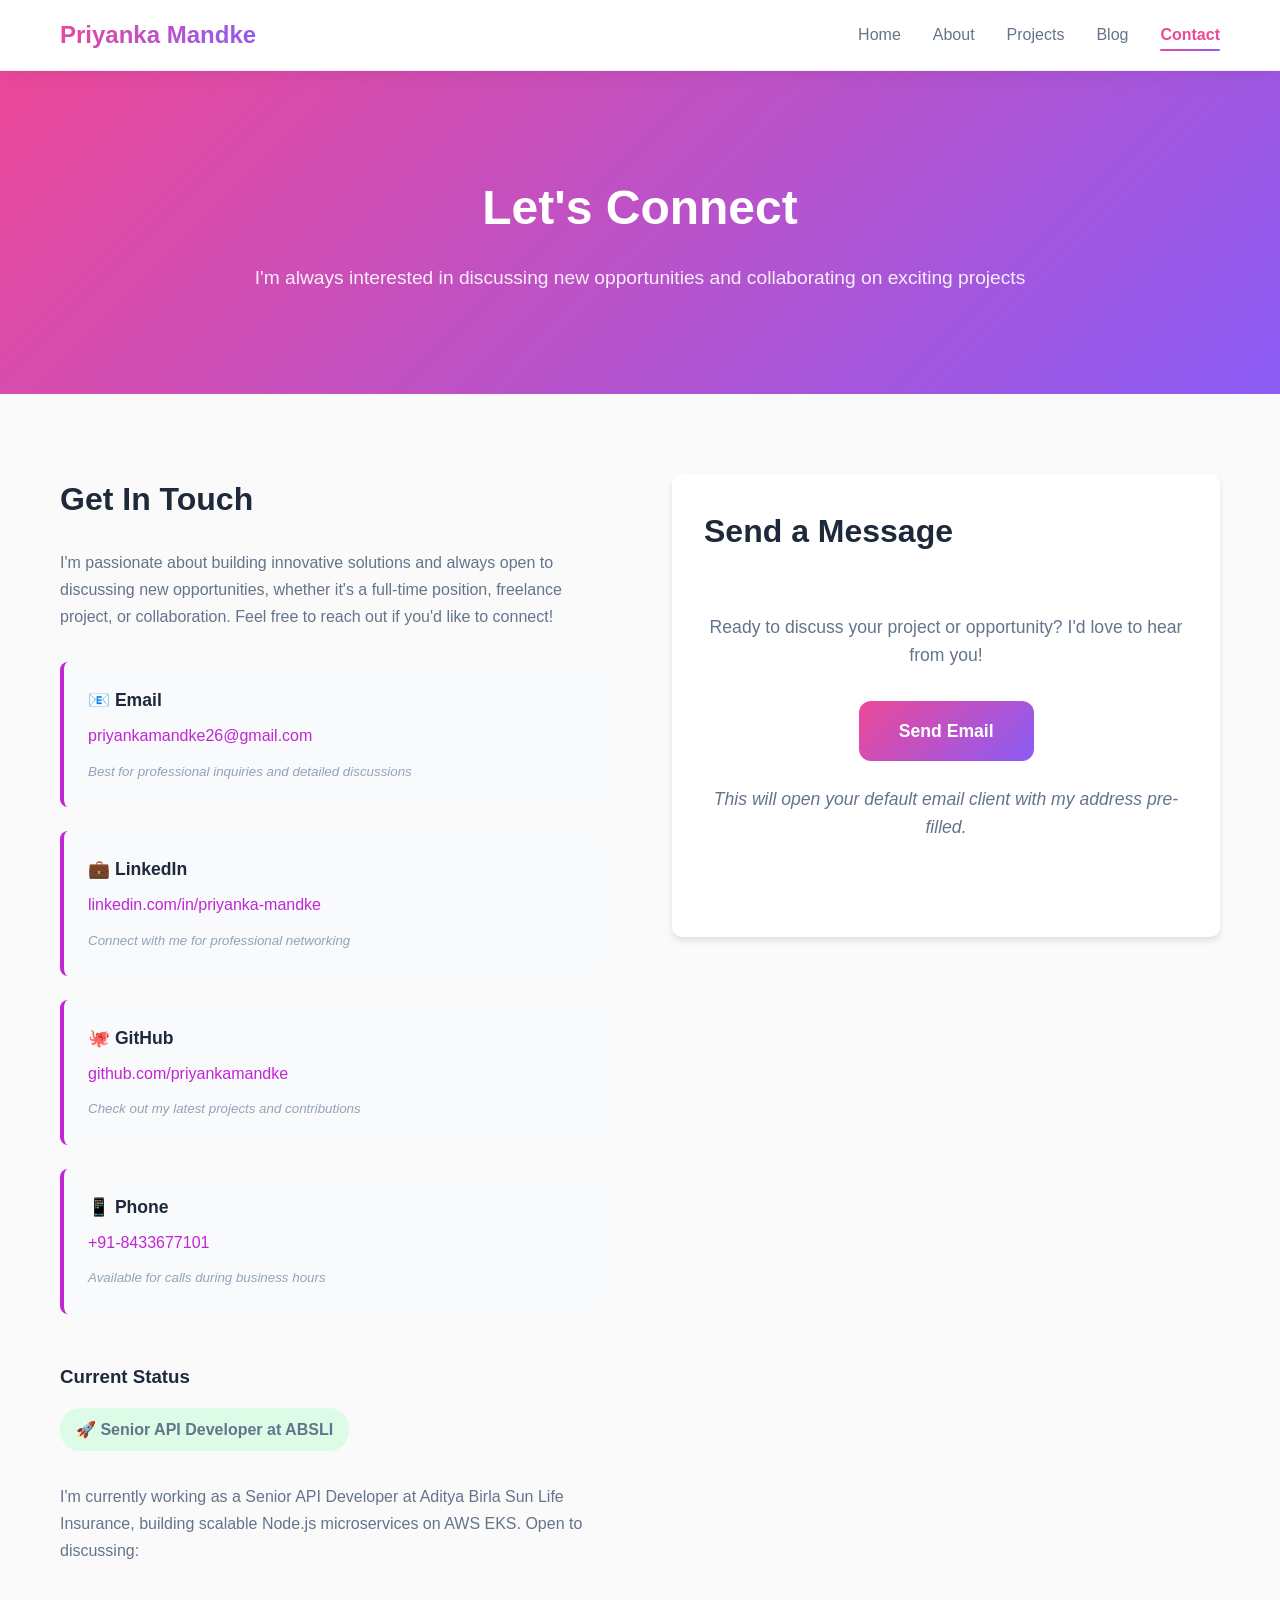
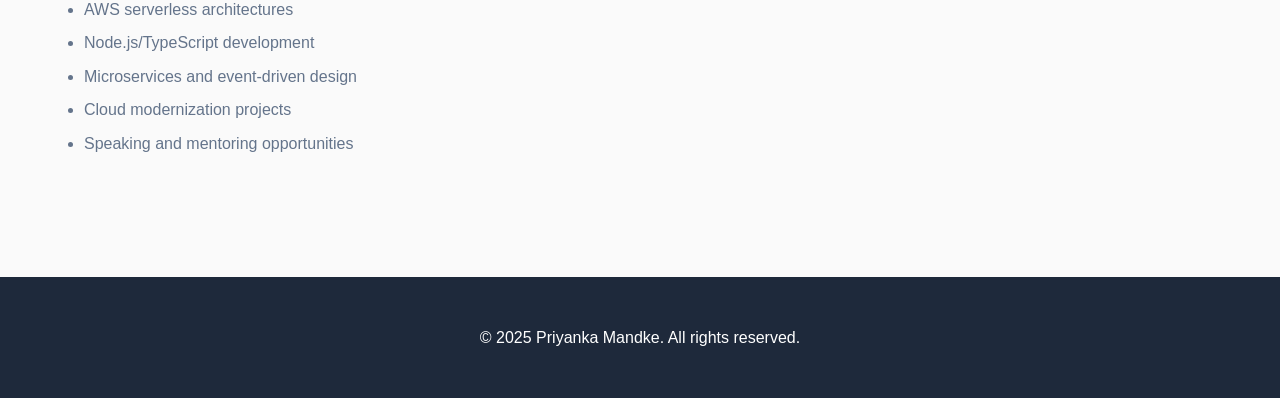
<file: priyanka-portfolio/contact.html>
<!DOCTYPE html>
<html lang="en">
<head>
    <meta charset="UTF-8">
    <meta name="viewport" content="width=device-width, initial-scale=1.0">
    <title>Contact - Priyanka Mandke</title>
    <link rel="stylesheet" href="styles.css">
</head>
<body>
    <nav>
        <div class="nav-container">
            <div class="logo">Priyanka Mandke</div>
            <button class="mobile-menu-toggle" onclick="toggleMobileMenu()">
                <span></span>
                <span></span>
                <span></span>
            </button>
            <ul class="nav-menu">
                <li><a href="index.html">Home</a></li>
                <li><a href="about.html">About</a></li>
                <li><a href="projects.html">Projects</a></li>
                <li><a href="blog.html">Blog</a></li>
                <li><a href="contact.html" class="active">Contact</a></li>
            </ul>
        </div>
    </nav>

    <main style="margin-top: 70px;">
        <section class="contact-hero">
            <div class="container">
                <h1>Let's Connect</h1>
                <p class="contact-subtitle">I'm always interested in discussing new opportunities and collaborating on exciting projects</p>
            </div>
        </section>

        <section class="contact-content">
            <div class="container">
                <div class="contact-grid">
                    <div class="contact-info">
                        <h2>Get In Touch</h2>
                        <p>I'm passionate about building innovative solutions and always open to discussing new opportunities, whether it's a full-time position, freelance project, or collaboration. Feel free to reach out if you'd like to connect!</p>
                        
                        <div class="contact-methods">
                            <div class="contact-method">
                                <h3>📧 Email</h3>
                                <p><a href="mailto:priyankamandke26@gmail.com">priyankamandke26@gmail.com</a></p>
                                <small>Best for professional inquiries and detailed discussions</small>
                            </div>
                            
                            <div class="contact-method">
                                <h3>💼 LinkedIn</h3>
                                <p><a href="https://linkedin.com/in/priyanka-mandke">linkedin.com/in/priyanka-mandke</a></p>
                                <small>Connect with me for professional networking</small>
                            </div>
                            
                            <div class="contact-method">
                                <h3>🐙 GitHub</h3>
                                <p><a href="https://github.com/priyankamandke">github.com/priyankamandke</a></p>
                                <small>Check out my latest projects and contributions</small>
                            </div>
                            
                            <div class="contact-method">
                                <h3>📱 Phone</h3>
                                <p><a href="tel:+918433677101">+91-8433677101</a></p>
                                <small>Available for calls during business hours</small>
                            </div>
                        </div>
                        
                        <div class="availability">
                            <h3>Current Status</h3>
                            <p class="status-badge">🚀 Senior API Developer at ABSLI</p>
                            <p>I'm currently working as a Senior API Developer at Aditya Birla Sun Life Insurance, building scalable Node.js microservices on AWS EKS. Open to discussing:</p>
                            <ul>
                                <li>AWS serverless architectures</li>
                                <li>Node.js/TypeScript development</li>
                                <li>Microservices and event-driven design</li>
                                <li>Cloud modernization projects</li>
                                <li>Speaking and mentoring opportunities</li>
                            </ul>
                        </div>
                    </div>
                    
                    <div class="contact-form">
                        <h2>Send a Message</h2>
                        <div class="contact-cta">
                            <p>Ready to discuss your project or opportunity? I'd love to hear from you!</p>
                            <a href="mailto:priyankamandke26@gmail.com?subject=Portfolio Contact&body=Hi Priyanka,%0D%0A%0D%0AI'd like to discuss..." class="btn btn-primary contact-btn">Send Email</a>
                            <p class="contact-note">This will open your default email client with my address pre-filled.</p>
                        </div>
                    </div>
                </div>
            </div>
        </section>
    </main>

    <footer>
        <div class="container">
            <p>&copy; 2025 Priyanka Mandke. All rights reserved.</p>
        </div>
    </footer>

    <style>
        .contact-hero {
            background: linear-gradient(135deg, #ec4899 0%, #8b5cf6 100%);
            color: white;
            padding: 100px 0;
            text-align: center;
        }

        .contact-hero h1 {
            font-size: 3rem;
            margin-bottom: 1rem;
        }

        .contact-subtitle {
            font-size: 1.2rem;
            opacity: 0.9;
        }

        .contact-content {
            padding: 80px 0;
        }

        .contact-grid {
            display: grid;
            grid-template-columns: 1fr 1fr;
            gap: 4rem;
            align-items: start;
        }

        .contact-info h2,
        .contact-form h2 {
            font-size: 2rem;
            margin-bottom: 1.5rem;
            color: #1e293b;
        }

        .contact-info p {
            color: #64748b;
            margin-bottom: 2rem;
            line-height: 1.7;
        }

        .contact-methods {
            margin-bottom: 3rem;
        }

        .contact-method {
            margin-bottom: 1.5rem;
            padding: 1.5rem;
            background: #f8fafc;
            border-radius: 8px;
            border-left: 4px solid #c026d3;
        }

        .contact-method h3 {
            font-size: 1.1rem;
            margin-bottom: 0.5rem;
            color: #1e293b;
        }

        .contact-method p {
            margin: 0.5rem 0;
            color: #64748b;
        }

        .contact-method small {
            color: #94a3b8;
            font-style: italic;
        }

        .contact-method a {
            color: #c026d3;
            text-decoration: none;
        }

        .contact-method a:hover {
            text-decoration: underline;
        }

        .availability h3 {
            color: #1e293b;
            margin-bottom: 1rem;
        }

        .status-badge {
            background: #dcfce7;
            color: #166534;
            padding: 0.5rem 1rem;
            border-radius: 20px;
            display: inline-block;
            margin-bottom: 1rem;
            font-weight: 600;
        }

        .availability ul {
            color: #64748b;
            margin-left: 1.5rem;
        }

        .availability li {
            margin-bottom: 0.5rem;
        }

        .contact-form {
            background: white;
            padding: 2rem;
            border-radius: 10px;
            box-shadow: 0 4px 6px rgba(0,0,0,0.1);
        }

        .contact-cta {
            text-align: center;
            padding: 2rem 0;
        }

        .contact-cta p {
            color: #64748b;
            margin-bottom: 2rem;
            font-size: 1.1rem;
            line-height: 1.6;
        }

        .contact-btn {
            background: linear-gradient(135deg, #ec4899 0%, #8b5cf6 100%) !important;
            color: white !important;
            border: none !important;
            padding: 16px 40px !important;
            border-radius: 12px !important;
            font-weight: 600 !important;
            font-size: 1.1rem !important;
            text-decoration: none !important;
            display: inline-block;
            transition: all 0.3s ease;
            margin-bottom: 1rem;
        }

        .contact-btn:hover {
            transform: translateY(-2px);
            box-shadow: 0 10px 25px rgba(236, 72, 153, 0.3);
        }

        .contact-note {
            color: #94a3b8;
            font-size: 0.9rem;
            font-style: italic;
        }

        .form-note {
            margin-top: 1rem;
            font-size: 0.875rem;
            color: #64748b;
            font-style: italic;
        }

        @media (max-width: 768px) {
            .contact-grid {
                grid-template-columns: 1fr;
                gap: 2rem;
            }
            
            .contact-hero h1 {
                font-size: 2rem;
            }
        }
    </style>

    <script>
        function toggleMobileMenu() {
            const navMenu = document.querySelector('.nav-menu');
            const menuToggle = document.querySelector('.mobile-menu-toggle');
            
            navMenu.classList.toggle('active');
            menuToggle.classList.toggle('active');
        }
    </script>
</body>
</html>
</file>
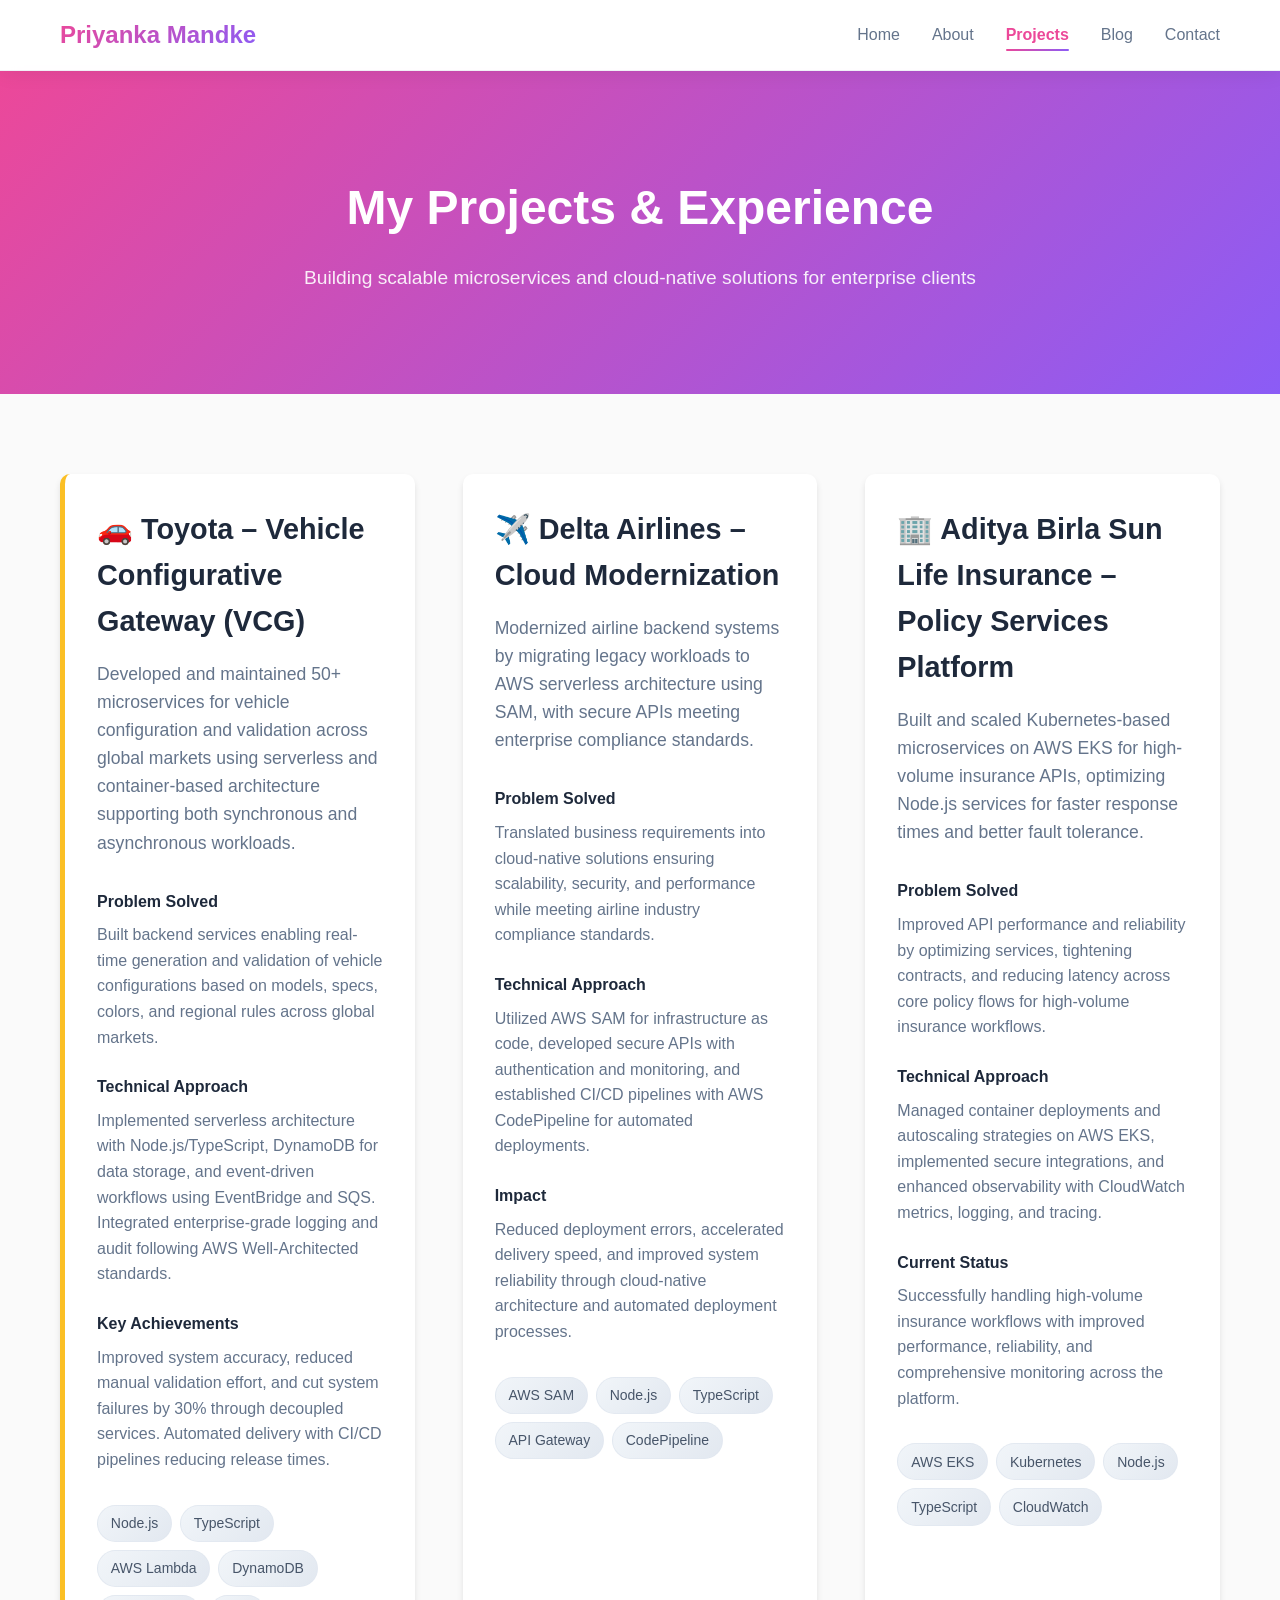
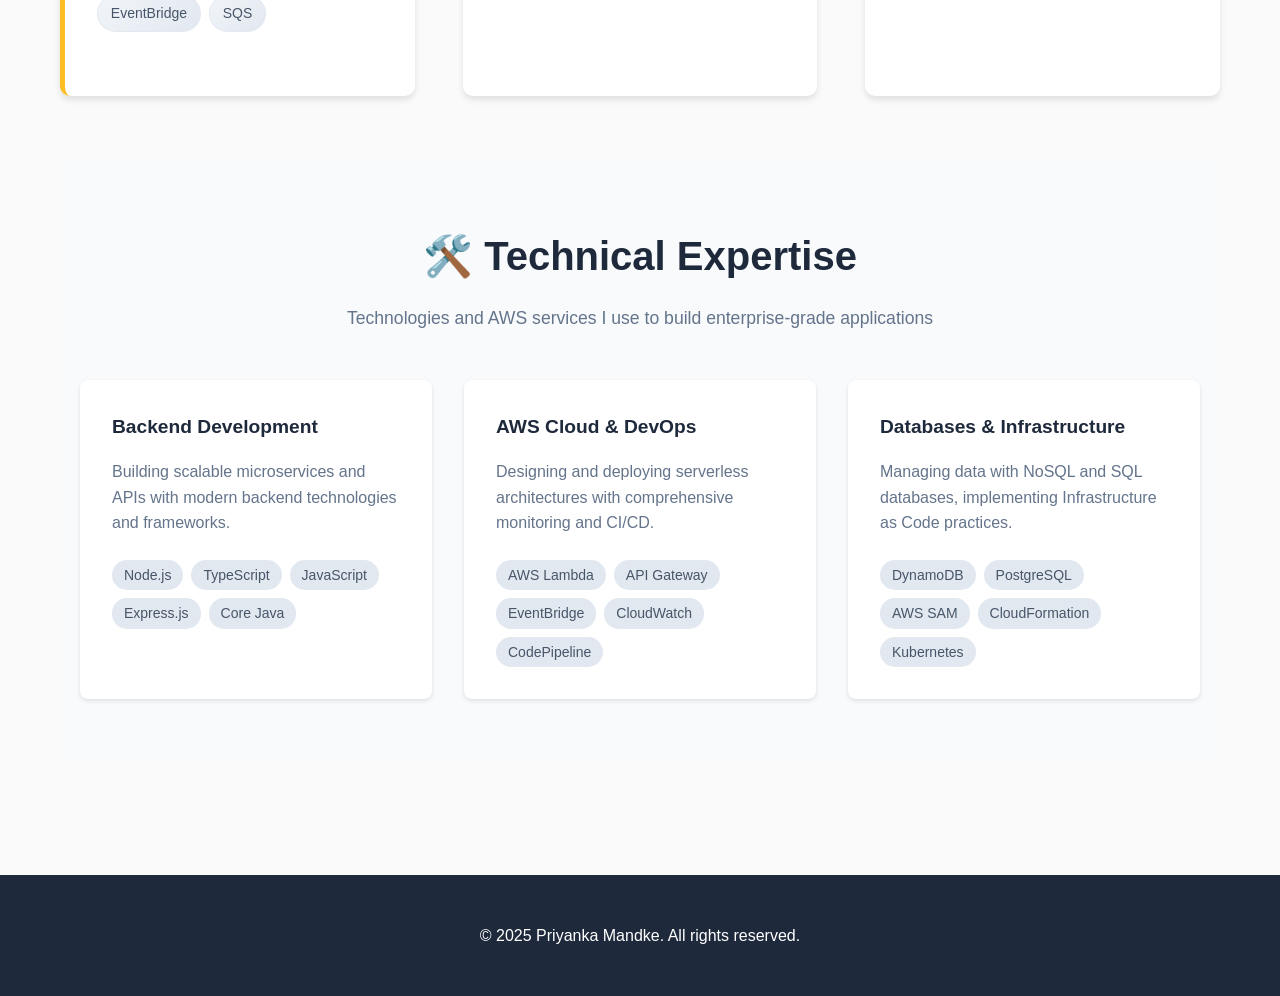
<file: priyanka-portfolio/projects.html>
<!DOCTYPE html>
<html lang="en">
<head>
    <meta charset="UTF-8">
    <meta name="viewport" content="width=device-width, initial-scale=1.0">
    <title>Projects - Priyanka Mandke</title>
    <link rel="stylesheet" href="styles.css">
</head>
<body>
    <nav>
        <div class="nav-container">
            <div class="logo">Priyanka Mandke</div>
            <button class="mobile-menu-toggle" onclick="toggleMobileMenu()">
                <span></span>
                <span></span>
                <span></span>
            </button>
            <ul class="nav-menu">
                <li><a href="index.html">Home</a></li>
                <li><a href="about.html">About</a></li>
                <li><a href="projects.html" class="active">Projects</a></li>
                <li><a href="blog.html">Blog</a></li>
                <li><a href="contact.html">Contact</a></li>
            </ul>
        </div>
    </nav>

    <main style="margin-top: 70px;">
        <section class="projects-hero">
            <div class="container">
                <h1>My Projects & Experience</h1>
                <p class="projects-subtitle">Building scalable microservices and cloud-native solutions for enterprise clients</p>
            </div>
        </section>

        <section class="projects-content">
            <div class="container">
                <div class="projects-grid">
                    <div class="project-card-detailed featured">
                        <div class="project-info">
                            <h3>🚗 Toyota – Vehicle Configurative Gateway (VCG)</h3>
                            <p class="project-description">Developed and maintained 50+ microservices for vehicle configuration and validation across global markets using serverless and container-based architecture supporting both synchronous and asynchronous workloads.</p>
                            
                            <div class="project-details">
                                <h4>Problem Solved</h4>
                                <p>Built backend services enabling real-time generation and validation of vehicle configurations based on models, specs, colors, and regional rules across global markets.</p>
                                
                                <h4>Technical Approach</h4>
                                <p>Implemented serverless architecture with Node.js/TypeScript, DynamoDB for data storage, and event-driven workflows using EventBridge and SQS. Integrated enterprise-grade logging and audit following AWS Well-Architected standards.</p>
                                
                                <h4>Key Achievements</h4>
                                <p>Improved system accuracy, reduced manual validation effort, and cut system failures by 30% through decoupled services. Automated delivery with CI/CD pipelines reducing release times.</p>
                            </div>
                            
                            <div class="project-tech">
                                <span class="tech-tag">Node.js</span>
                                <span class="tech-tag">TypeScript</span>
                                <span class="tech-tag">AWS Lambda</span>
                                <span class="tech-tag">DynamoDB</span>
                                <span class="tech-tag">EventBridge</span>
                                <span class="tech-tag">SQS</span>
                            </div>
                        </div>
                    </div>

                    <div class="project-card-detailed">
                        <div class="project-info">
                            <h3>✈️ Delta Airlines – Cloud Modernization</h3>
                            <p class="project-description">Modernized airline backend systems by migrating legacy workloads to AWS serverless architecture using SAM, with secure APIs meeting enterprise compliance standards.</p>
                            
                            <div class="project-details">
                                <h4>Problem Solved</h4>
                                <p>Translated business requirements into cloud-native solutions ensuring scalability, security, and performance while meeting airline industry compliance standards.</p>
                                
                                <h4>Technical Approach</h4>
                                <p>Utilized AWS SAM for infrastructure as code, developed secure APIs with authentication and monitoring, and established CI/CD pipelines with AWS CodePipeline for automated deployments.</p>
                                
                                <h4>Impact</h4>
                                <p>Reduced deployment errors, accelerated delivery speed, and improved system reliability through cloud-native architecture and automated deployment processes.</p>
                            </div>
                            
                            <div class="project-tech">
                                <span class="tech-tag">AWS SAM</span>
                                <span class="tech-tag">Node.js</span>
                                <span class="tech-tag">TypeScript</span>
                                <span class="tech-tag">API Gateway</span>
                                <span class="tech-tag">CodePipeline</span>
                            </div>
                        </div>
                    </div>

                    <div class="project-card-detailed">
                        <div class="project-info">
                            <h3>🏢 Aditya Birla Sun Life Insurance – Policy Services Platform</h3>
                            <p class="project-description">Built and scaled Kubernetes-based microservices on AWS EKS for high-volume insurance APIs, optimizing Node.js services for faster response times and better fault tolerance.</p>
                            
                            <div class="project-details">
                                <h4>Problem Solved</h4>
                                <p>Improved API performance and reliability by optimizing services, tightening contracts, and reducing latency across core policy flows for high-volume insurance workflows.</p>
                                
                                <h4>Technical Approach</h4>
                                <p>Managed container deployments and autoscaling strategies on AWS EKS, implemented secure integrations, and enhanced observability with CloudWatch metrics, logging, and tracing.</p>
                                
                                <h4>Current Status</h4>
                                <p>Successfully handling high-volume insurance workflows with improved performance, reliability, and comprehensive monitoring across the platform.</p>
                            </div>
                            
                            <div class="project-tech">
                                <span class="tech-tag">AWS EKS</span>
                                <span class="tech-tag">Kubernetes</span>
                                <span class="tech-tag">Node.js</span>
                                <span class="tech-tag">TypeScript</span>
                                <span class="tech-tag">CloudWatch</span>
                            </div>
                        </div>
                    </div>
                </div>

                <section class="skills-section">
                    <div class="container">
                        <h2>🛠️ Technical Expertise</h2>
                        <p class="section-description">Technologies and AWS services I use to build enterprise-grade applications</p>
                        
                        <div class="skills-grid">
                            <div class="skill-category">
                                <h4>Backend Development</h4>
                                <p>Building scalable microservices and APIs with modern backend technologies and frameworks.</p>
                                <div class="skill-tags">
                                    <span class="skill-tag">Node.js</span>
                                    <span class="skill-tag">TypeScript</span>
                                    <span class="skill-tag">JavaScript</span>
                                    <span class="skill-tag">Express.js</span>
                                    <span class="skill-tag">Core Java</span>
                                </div>
                            </div>
                            <div class="skill-category">
                                <h4>AWS Cloud & DevOps</h4>
                                <p>Designing and deploying serverless architectures with comprehensive monitoring and CI/CD.</p>
                                <div class="skill-tags">
                                    <span class="skill-tag">AWS Lambda</span>
                                    <span class="skill-tag">API Gateway</span>
                                    <span class="skill-tag">EventBridge</span>
                                    <span class="skill-tag">CloudWatch</span>
                                    <span class="skill-tag">CodePipeline</span>
                                </div>
                            </div>
                            <div class="skill-category">
                                <h4>Databases & Infrastructure</h4>
                                <p>Managing data with NoSQL and SQL databases, implementing Infrastructure as Code practices.</p>
                                <div class="skill-tags">
                                    <span class="skill-tag">DynamoDB</span>
                                    <span class="skill-tag">PostgreSQL</span>
                                    <span class="skill-tag">AWS SAM</span>
                                    <span class="skill-tag">CloudFormation</span>
                                    <span class="skill-tag">Kubernetes</span>
                                </div>
                            </div>
                        </div>
                    </div>
                </section>
            </div>
        </section>
    </main>

    <footer>
        <div class="container">
            <p>&copy; 2025 Priyanka Mandke. All rights reserved.</p>
        </div>
    </footer>

    <style>
        .projects-hero {
            background: linear-gradient(135deg, #ec4899 0%, #8b5cf6 100%);
            color: white;
            padding: 100px 0;
            text-align: center;
        }

        .projects-hero h1 {
            font-size: 3rem;
            margin-bottom: 1rem;
        }

        .projects-subtitle {
            font-size: 1.2rem;
            opacity: 0.9;
        }

        .projects-content {
            padding: 80px 0;
        }

        .projects-grid {
            display: grid;
            gap: 3rem;
            margin-bottom: 4rem;
        }

        .project-card-detailed {
            background: white;
            border-radius: 10px;
            box-shadow: 0 4px 6px rgba(0,0,0,0.1);
            overflow: hidden;
            display: flex;
            flex-direction: column;
        }

        .project-card-detailed.featured {
            border-left: 5px solid #fbbf24;
        }

        .project-info {
            padding: 2rem;
        }

        .project-info h3 {
            font-size: 1.8rem;
            margin-bottom: 1rem;
            color: #1e293b;
        }

        .project-description {
            color: #64748b;
            margin-bottom: 2rem;
            font-size: 1.1rem;
        }

        .project-details h4 {
            color: #1e293b;
            margin: 1.5rem 0 0.5rem;
            font-size: 1rem;
        }

        .project-details p {
            color: #64748b;
            margin-bottom: 1rem;
            line-height: 1.6;
        }

        .project-tech {
            display: flex;
            gap: 0.5rem;
            margin: 2rem 0;
            flex-wrap: wrap;
        }

        .project-links {
            display: flex;
            gap: 1rem;
        }

        .project-links .btn {
            padding: 10px 20px;
            font-size: 0.9rem;
        }

        .skills-section {
            background: #f8fafc;
            padding: 4rem 0;
            border-radius: 10px;
            margin-top: 4rem;
        }

        .skills-section h2 {
            text-align: center;
            font-size: 2.5rem;
            margin-bottom: 1rem;
            color: #1e293b;
        }

        .section-description {
            text-align: center;
            color: #64748b;
            margin-bottom: 3rem;
            font-size: 1.1rem;
        }

        .skills-grid {
            display: grid;
            grid-template-columns: repeat(auto-fit, minmax(300px, 1fr));
            gap: 2rem;
        }

        .skill-category {
            background: white;
            padding: 2rem;
            border-radius: 8px;
            box-shadow: 0 2px 4px rgba(0,0,0,0.1);
        }

        .skill-category h4 {
            color: #1e293b;
            margin-bottom: 1rem;
            font-size: 1.2rem;
        }

        .skill-category p {
            color: #64748b;
            margin-bottom: 1.5rem;
            line-height: 1.6;
        }

        .skill-tags {
            display: flex;
            gap: 0.5rem;
            flex-wrap: wrap;
        }

        .skill-tag {
            background: #e2e8f0;
            color: #475569;
            padding: 0.25rem 0.75rem;
            border-radius: 15px;
            font-size: 0.875rem;
        }

        @media (max-width: 768px) {
            .projects-hero h1 {
                font-size: 2rem;
            }
            
            .project-links {
                flex-direction: column;
            }

            .skills-grid {
                grid-template-columns: 1fr;
            }
        }
    </style>

    <script>
        function toggleMobileMenu() {
            const navMenu = document.querySelector('.nav-menu');
            const menuToggle = document.querySelector('.mobile-menu-toggle');
            
            navMenu.classList.toggle('active');
            menuToggle.classList.toggle('active');
        }
    </script>
</body>
</html>
</file>
<file: my-portfolio/styles.css>
/* Reset and base styles */
* {
    margin: 0;
    padding: 0;
    box-sizing: border-box;
}

html {
    scroll-behavior: smooth;
}

body {
    font-family: -apple-system, BlinkMacSystemFont, 'Segoe UI', Roboto, sans-serif;
    line-height: 1.6;
    color: #333;
    overflow-x: hidden;
}

.container {
    max-width: 1200px;
    margin: 0 auto;
    padding: 0 20px;
}

/* Navigation */
nav {
    background: rgba(255, 255, 255, 0.95);
    backdrop-filter: blur(10px);
    box-shadow: 0 2px 20px rgba(0,0,0,0.1);
    position: fixed;
    width: 100%;
    top: 0;
    z-index: 1000;
    transition: all 0.3s ease;
}

.nav-container {
    max-width: 1200px;
    margin: 0 auto;
    padding: 0 20px;
    display: flex;
    justify-content: space-between;
    align-items: center;
    height: 70px;
}

.logo {
    font-size: 1.5rem;
    font-weight: bold;
    color: #2563eb;
    transition: transform 0.3s ease;
}

.logo:hover {
    transform: scale(1.05);
}

.nav-menu {
    display: flex;
    list-style: none;
    gap: 2rem;
}

.nav-menu a {
    text-decoration: none;
    color: #333;
    font-weight: 500;
    transition: all 0.3s ease;
    position: relative;
    padding: 0.5rem 0;
}

.nav-menu a::after {
    content: '';
    position: absolute;
    width: 0;
    height: 2px;
    bottom: 0;
    left: 0;
    background: linear-gradient(90deg, #2563eb, #3b82f6);
    transition: width 0.3s ease;
}

.nav-menu a:hover::after,
.nav-menu a.active::after {
    width: 100%;
}

.nav-menu a:hover,
.nav-menu a.active {
    color: #2563eb;
}

/* Mobile menu toggle */
.mobile-menu-toggle {
    display: none;
    flex-direction: column;
    background: none;
    border: none;
    cursor: pointer;
    padding: 0;
    width: 30px;
    height: 24px;
    justify-content: space-between;
}

.mobile-menu-toggle span {
    display: block;
    height: 3px;
    width: 100%;
    background: #333;
    border-radius: 2px;
    transition: all 0.3s ease;
}

.mobile-menu-toggle.active span:nth-child(1) {
    transform: rotate(45deg) translate(6px, 6px);
}

.mobile-menu-toggle.active span:nth-child(2) {
    opacity: 0;
}

.mobile-menu-toggle.active span:nth-child(3) {
    transform: rotate(-45deg) translate(6px, -6px);
}

/* Hero section */
.hero {
    background: linear-gradient(135deg, #667eea 0%, #764ba2 100%);
    color: white;
    padding: 150px 0 100px;
    text-align: center;
    position: relative;
    overflow: hidden;
}

.hero::before {
    content: '';
    position: absolute;
    top: 0;
    left: 0;
    right: 0;
    bottom: 0;
    background: url('data:image/svg+xml,<svg xmlns="http://www.w3.org/2000/svg" viewBox="0 0 100 100"><circle cx="20" cy="20" r="2" fill="white" opacity="0.1"/><circle cx="80" cy="80" r="2" fill="white" opacity="0.1"/><circle cx="40" cy="60" r="1" fill="white" opacity="0.1"/></svg>');
    animation: float 20s ease-in-out infinite;
}

@keyframes float {
    0%, 100% { transform: translateY(0px); }
    50% { transform: translateY(-20px); }
}

.hero-content {
    max-width: 800px;
    margin: 0 auto;
    padding: 0 20px;
    position: relative;
    z-index: 1;
}

.hero h1 {
    font-size: 3.5rem;
    margin-bottom: 1rem;
    animation: fadeInUp 1s ease-out;
}

@keyframes fadeInUp {
    from {
        opacity: 0;
        transform: translateY(30px);
    }
    to {
        opacity: 1;
        transform: translateY(0);
    }
}

.highlight {
    color: #fbbf24;
    text-shadow: 0 0 20px rgba(251, 191, 36, 0.3);
}

.hero-subtitle {
    font-size: 1.5rem;
    margin-bottom: 1rem;
    opacity: 0.9;
    animation: fadeInUp 1s ease-out 0.2s both;
}

.hero-description {
    font-size: 1.1rem;
    margin-bottom: 2rem;
    opacity: 0.8;
    animation: fadeInUp 1s ease-out 0.4s both;
}

.hero-buttons {
    display: flex;
    gap: 1rem;
    justify-content: center;
    flex-wrap: wrap;
    animation: fadeInUp 1s ease-out 0.6s both;
}

/* Buttons */
.btn {
    display: inline-block;
    padding: 12px 30px;
    text-decoration: none;
    border-radius: 50px;
    font-weight: 600;
    transition: all 0.3s ease;
    position: relative;
    overflow: hidden;
    border: 2px solid transparent;
}

.btn::before {
    content: '';
    position: absolute;
    top: 0;
    left: -100%;
    width: 100%;
    height: 100%;
    background: linear-gradient(90deg, transparent, rgba(255,255,255,0.2), transparent);
    transition: left 0.5s;
}

.btn:hover::before {
    left: 100%;
}

.btn-primary {
    background: linear-gradient(45deg, #2563eb, #3b82f6);
    color: white;
    box-shadow: 0 4px 15px rgba(37, 99, 235, 0.3);
}

.btn-primary:hover {
    transform: translateY(-3px);
    box-shadow: 0 8px 25px rgba(37, 99, 235, 0.4);
}

.btn-secondary {
    background: transparent;
    color: white;
    border: 2px solid white;
}

.btn-secondary:hover {
    background: white;
    color: #2563eb;
    transform: translateY(-3px);
    box-shadow: 0 8px 25px rgba(255,255,255,0.3);
}

/* Featured projects */
.featured-projects {
    padding: 100px 0;
    background: linear-gradient(135deg, #f8fafc 0%, #e2e8f0 100%);
}

.featured-projects h2 {
    text-align: center;
    font-size: 2.5rem;
    margin-bottom: 3rem;
    color: #1e293b;
    position: relative;
}

.featured-projects h2::after {
    content: '';
    position: absolute;
    bottom: -10px;
    left: 50%;
    transform: translateX(-50%);
    width: 60px;
    height: 4px;
    background: linear-gradient(90deg, #2563eb, #3b82f6);
    border-radius: 2px;
}

.projects-grid {
    display: grid;
    grid-template-columns: repeat(auto-fit, minmax(350px, 1fr));
    gap: 2rem;
}

.project-card {
    background: white;
    padding: 2rem;
    border-radius: 20px;
    box-shadow: 0 10px 30px rgba(0,0,0,0.1);
    transition: all 0.3s ease;
    position: relative;
    overflow: hidden;
}

.project-card::before {
    content: '';
    position: absolute;
    top: 0;
    left: 0;
    width: 100%;
    height: 4px;
    background: linear-gradient(90deg, #2563eb, #3b82f6);
}

.project-card:hover {
    transform: translateY(-10px);
    box-shadow: 0 20px 40px rgba(0,0,0,0.15);
}

.project-card h3 {
    font-size: 1.5rem;
    margin-bottom: 1rem;
    color: #1e293b;
    transition: color 0.3s ease;
}

.project-card:hover h3 {
    color: #2563eb;
}

.project-card p {
    color: #64748b;
    margin-bottom: 1.5rem;
    line-height: 1.7;
}

.project-tech {
    display: flex;
    gap: 0.5rem;
    margin-bottom: 1.5rem;
    flex-wrap: wrap;
}

.tech-tag {
    background: linear-gradient(45deg, #e2e8f0, #cbd5e1);
    color: #475569;
    padding: 0.4rem 1rem;
    border-radius: 20px;
    font-size: 0.875rem;
    font-weight: 500;
    transition: all 0.3s ease;
}

.tech-tag:hover {
    background: linear-gradient(45deg, #2563eb, #3b82f6);
    color: white;
    transform: scale(1.05);
}

.project-link {
    color: #2563eb;
    text-decoration: none;
    font-weight: 600;
    display: inline-flex;
    align-items: center;
    gap: 0.5rem;
    transition: all 0.3s ease;
}

.project-link:hover {
    color: #1d4ed8;
    transform: translateX(5px);
}

/* Footer */
footer {
    background: linear-gradient(135deg, #1e293b, #334155);
    color: white;
    text-align: center;
    padding: 3rem 0;
    position: relative;
}

footer::before {
    content: '';
    position: absolute;
    top: 0;
    left: 0;
    right: 0;
    height: 1px;
    background: linear-gradient(90deg, transparent, #3b82f6, transparent);
}

/* Responsive design */
@media (max-width: 768px) {
    .mobile-menu-toggle {
        display: flex;
    }
    
    .nav-menu {
        display: none;
        position: absolute;
        top: 100%;
        left: 0;
        width: 100%;
        background: rgba(255, 255, 255, 0.95);
        backdrop-filter: blur(10px);
        flex-direction: column;
        box-shadow: 0 10px 30px rgba(0,0,0,0.1);
        z-index: 1000;
        border-radius: 0 0 20px 20px;
    }
    
    .nav-menu.active {
        display: flex;
    }
    
    .nav-menu li {
        margin: 0;
    }
    
    .nav-menu a {
        padding: 1.5rem;
        display: block;
        text-align: center;
        border-bottom: 1px solid rgba(0,0,0,0.1);
    }
    
    .nav-menu a:last-child {
        border-bottom: none;
    }
    
    .hero h1 {
        font-size: 2.5rem;
    }
    
    .hero-subtitle {
        font-size: 1.2rem;
    }
    
    .hero-buttons {
        flex-direction: column;
        align-items: center;
    }
    
    .projects-grid {
        grid-template-columns: 1fr;
    }
    
    .project-card {
        padding: 1.5rem;
    }
}

/* Scroll animations */
@media (prefers-reduced-motion: no-preference) {
    .project-card {
        opacity: 0;
        transform: translateY(30px);
        animation: slideInUp 0.6s ease-out forwards;
    }
    
    .project-card:nth-child(1) { animation-delay: 0.1s; }
    .project-card:nth-child(2) { animation-delay: 0.2s; }
    .project-card:nth-child(3) { animation-delay: 0.3s; }
}

@keyframes slideInUp {
    to {
        opacity: 1;
        transform: translateY(0);
    }
}

/* Loading animation */
.loading {
    opacity: 0;
    animation: fadeIn 0.5s ease-out forwards;
}

@keyframes fadeIn {
    to { opacity: 1; }
}

/* Back to Top Button */
.back-to-top {
    position: fixed;
    bottom: 30px;
    right: 30px;
    width: 50px;
    height: 50px;
    background: linear-gradient(45deg, #2563eb, #3b82f6);
    color: white;
    border: none;
    border-radius: 50%;
    cursor: pointer;
    font-size: 1.2rem;
    box-shadow: 0 4px 15px rgba(37, 99, 235, 0.3);
    opacity: 0;
    visibility: hidden;
    transition: all 0.3s ease;
    z-index: 1000;
    display: flex;
    align-items: center;
    justify-content: center;
}

.back-to-top.show {
    opacity: 1;
    visibility: visible;
}

.back-to-top:hover {
    transform: translateY(-3px);
    box-shadow: 0 8px 25px rgba(37, 99, 235, 0.4);
}

.back-to-top:active {
    transform: translateY(-1px);
}
</file>
<file: priyanka-portfolio/styles.css>
/* Reset and base styles */
* {
    margin: 0;
    padding: 0;
    box-sizing: border-box;
}

body {
    font-family: 'Inter', -apple-system, BlinkMacSystemFont, 'Segoe UI', Roboto, sans-serif;
    line-height: 1.6;
    color: #1e293b;
    background: #fafafa;
}

.container {
    max-width: 1200px;
    margin: 0 auto;
    padding: 0 20px;
}

/* Navigation */
nav {
    background: rgba(255, 255, 255, 0.95);
    backdrop-filter: blur(10px);
    box-shadow: 0 1px 20px rgba(0,0,0,0.08);
    position: fixed;
    width: 100%;
    top: 0;
    z-index: 1000;
    border-bottom: 1px solid rgba(226, 232, 240, 0.5);
}

.nav-container {
    max-width: 1200px;
    margin: 0 auto;
    padding: 0 20px;
    display: flex;
    justify-content: space-between;
    align-items: center;
    height: 70px;
}

.logo {
    font-size: 1.5rem;
    font-weight: 700;
    background: linear-gradient(135deg, #ec4899 0%, #8b5cf6 100%);
    -webkit-background-clip: text;
    -webkit-text-fill-color: transparent;
    background-clip: text;
}

.nav-menu {
    display: flex;
    list-style: none;
    gap: 2rem;
}

.nav-menu a {
    text-decoration: none;
    color: #64748b;
    font-weight: 500;
    transition: all 0.3s ease;
    position: relative;
    padding: 0.5rem 0;
}

.nav-menu a:hover {
    color: #ec4899;
}

.nav-menu a.active {
    color: #ec4899;
    font-weight: 600;
}

.nav-menu a.active::after {
    content: '';
    position: absolute;
    bottom: 0;
    left: 0;
    width: 100%;
    height: 2px;
    background: linear-gradient(135deg, #ec4899 0%, #8b5cf6 100%);
    border-radius: 1px;
}

/* Mobile menu toggle */
.mobile-menu-toggle {
    display: none;
    flex-direction: column;
    background: none;
    border: none;
    cursor: pointer;
    padding: 0;
    width: 30px;
    height: 24px;
    justify-content: space-between;
}

.mobile-menu-toggle span {
    display: block;
    height: 3px;
    width: 100%;
    background: #64748b;
    border-radius: 2px;
    transition: all 0.3s ease;
}

.mobile-menu-toggle.active span:nth-child(1) {
    transform: rotate(45deg) translate(6px, 6px);
}

.mobile-menu-toggle.active span:nth-child(2) {
    opacity: 0;
}

.mobile-menu-toggle.active span:nth-child(3) {
    transform: rotate(-45deg) translate(6px, -6px);
}

/* Hero section */
.hero {
    background: linear-gradient(135deg, #ec4899 0%, #8b5cf6 50%, #06b6d4 100%);
    color: white;
    padding: 150px 0 120px;
    text-align: center;
    position: relative;
    overflow: hidden;
}

.hero::before {
    content: '';
    position: absolute;
    top: 0;
    left: 0;
    right: 0;
    bottom: 0;
    background: url('data:image/svg+xml,<svg xmlns="http://www.w3.org/2000/svg" viewBox="0 0 100 100"><defs><pattern id="grain" width="100" height="100" patternUnits="userSpaceOnUse"><circle cx="50" cy="50" r="1" fill="%23ffffff" opacity="0.1"/></pattern></defs><rect width="100" height="100" fill="url(%23grain)"/></svg>');
    opacity: 0.3;
}

.hero-content {
    max-width: 800px;
    margin: 0 auto;
    padding: 0 20px;
    position: relative;
    z-index: 1;
}

.hero h1 {
    font-size: 3.5rem;
    margin-bottom: 1.5rem;
    font-weight: 800;
    letter-spacing: -0.02em;
}

.highlight {
    background: linear-gradient(135deg, #fde047 0%, #facc15 100%);
    -webkit-background-clip: text;
    -webkit-text-fill-color: transparent;
    background-clip: text;
}

.hero-subtitle {
    font-size: 1.5rem;
    margin-bottom: 1.5rem;
    opacity: 0.95;
    font-weight: 500;
}

.hero-description {
    font-size: 1.1rem;
    margin-bottom: 2.5rem;
    opacity: 0.9;
    line-height: 1.7;
}

.hero-buttons {
    display: flex;
    gap: 1rem;
    justify-content: center;
    flex-wrap: wrap;
}

/* Buttons */
.btn {
    display: inline-block;
    padding: 14px 32px;
    text-decoration: none;
    border-radius: 12px;
    font-weight: 600;
    transition: all 0.3s ease;
    border: 2px solid transparent;
    font-size: 1rem;
    position: relative;
    overflow: hidden;
}

.btn-primary {
    background: rgba(255, 255, 255, 0.15);
    color: white;
    border: 2px solid rgba(255, 255, 255, 0.3);
    backdrop-filter: blur(10px);
}

.btn-primary:hover {
    background: rgba(255, 255, 255, 0.25);
    border-color: rgba(255, 255, 255, 0.5);
    transform: translateY(-2px);
    box-shadow: 0 10px 25px rgba(0,0,0,0.2);
}

.btn-secondary {
    background: white;
    color: #ec4899;
    border: 2px solid white;
}

.btn-secondary:hover {
    background: rgba(255, 255, 255, 0.9);
    transform: translateY(-2px);
    box-shadow: 0 10px 25px rgba(0,0,0,0.2);
}

/* Featured projects */
.featured-projects {
    padding: 120px 0;
    background: white;
}

.featured-projects h2 {
    text-align: center;
    font-size: 2.5rem;
    margin-bottom: 4rem;
    color: #1e293b;
    font-weight: 700;
    letter-spacing: -0.02em;
}

.projects-grid {
    display: grid;
    grid-template-columns: repeat(auto-fit, minmax(350px, 1fr));
    gap: 2rem;
}

.project-card {
    background: white;
    padding: 2.5rem;
    border-radius: 20px;
    box-shadow: 0 4px 25px rgba(0,0,0,0.08);
    transition: all 0.3s ease;
    border: 1px solid rgba(226, 232, 240, 0.5);
    position: relative;
    overflow: hidden;
}

.project-card::before {
    content: '';
    position: absolute;
    top: 0;
    left: 0;
    right: 0;
    height: 4px;
    background: linear-gradient(135deg, #ec4899 0%, #8b5cf6 100%);
}

.project-card:hover {
    transform: translateY(-8px);
    box-shadow: 0 20px 40px rgba(0,0,0,0.12);
}

.project-card h3 {
    font-size: 1.5rem;
    margin-bottom: 1rem;
    color: #1e293b;
    font-weight: 600;
}

.project-card p {
    color: #64748b;
    margin-bottom: 1.5rem;
    line-height: 1.7;
}

.project-tech {
    display: flex;
    gap: 0.5rem;
    margin-bottom: 1.5rem;
    flex-wrap: wrap;
}

.tech-tag {
    background: linear-gradient(135deg, #f1f5f9 0%, #e2e8f0 100%);
    color: #475569;
    padding: 0.4rem 0.8rem;
    border-radius: 20px;
    font-size: 0.875rem;
    font-weight: 500;
    border: 1px solid rgba(226, 232, 240, 0.8);
}

.project-link {
    color: #ec4899;
    text-decoration: none;
    font-weight: 600;
    display: inline-flex;
    align-items: center;
    gap: 0.5rem;
    transition: all 0.3s ease;
}

.project-link:hover {
    color: #be185d;
    transform: translateX(4px);
}

/* Footer */
footer {
    background: #1e293b;
    color: white;
    text-align: center;
    padding: 3rem 0;
    margin-top: 2rem;
}

/* Responsive design */
@media (max-width: 768px) {
    .mobile-menu-toggle {
        display: flex;
    }
    
    .nav-menu {
        display: none;
        position: absolute;
        top: 100%;
        left: 0;
        width: 100%;
        background: rgba(255, 255, 255, 0.95);
        backdrop-filter: blur(10px);
        flex-direction: column;
        box-shadow: 0 10px 25px rgba(0,0,0,0.1);
        z-index: 1000;
        border-top: 1px solid rgba(226, 232, 240, 0.5);
    }
    
    .nav-menu.active {
        display: flex;
    }
    
    .nav-menu li {
        margin: 0;
        border-bottom: 1px solid rgba(226, 232, 240, 0.3);
    }
    
    .nav-menu a {
        padding: 1.5rem;
        display: block;
        text-align: center;
    }
    
    .hero h1 {
        font-size: 2.5rem;
    }
    
    .hero-subtitle {
        font-size: 1.2rem;
    }
    
    .hero-buttons {
        flex-direction: column;
        align-items: center;
    }
    
    .projects-grid {
        grid-template-columns: 1fr;
    }
    
    .project-card {
        padding: 2rem;
    }
}
</file>
